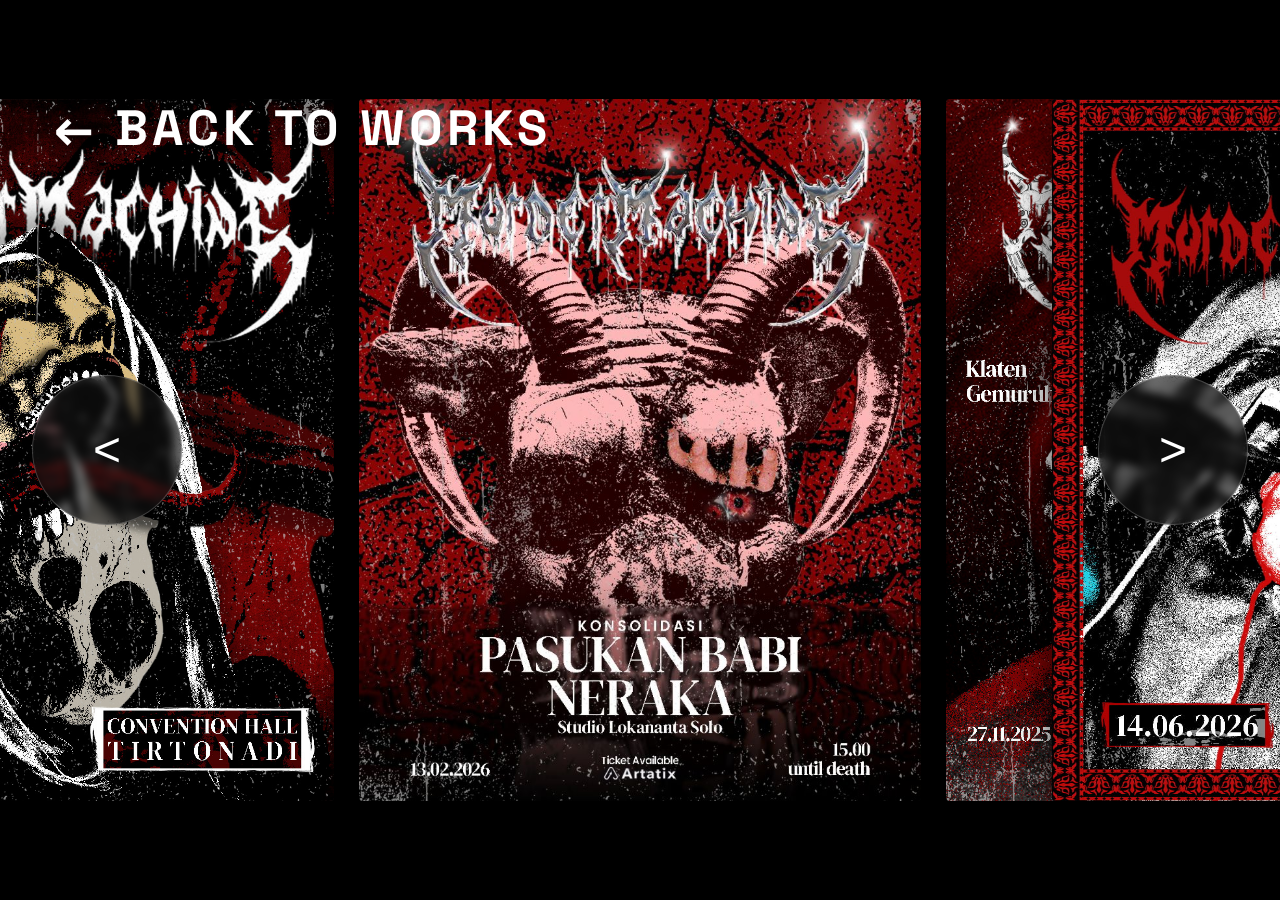
<file: page 1.html>
<!DOCTYPE html>
<html lang="id">
<head>
  <meta charset="UTF-8">
  <meta name="viewport" content="width=device-width, initial-scale=1.0">
  <title>Project Detail — Zaidan Ghifar</title>
  <link rel="stylesheet" href="page 1.css">
  <link href="https://fonts.googleapis.com/css2?family=Space+Grotesk:wght@600;700&display=swap" rel="stylesheet">
</head>
<body>

  <!-- Overlay Gelap agar gambar background tidak terlalu terang -->
  <div class="bg-overlay"></div>

  <!-- Tombol Back to Works -->
  <a href="../ikiweh.html#works" class="back-link">&larr; BACK TO WORKS</a>

  <!-- Tombol Navigasi Panah -->
  <button class="nav-btn prev-btn" id="prevBtn">&lt;</button>
  <button class="nav-btn next-btn" id="nextBtn">&gt;</button>

  <!-- Container Slider Utama -->
  <div class="slider-viewport">
    <div class="slider-track" id="sliderTrack">

      <!-- SLIDE 1 (3 Poster) -->
      <div class="slide-item">
        <div class="card-grid">
          <div class="card"><img src="../marketplace sept 2026.jpg" alt="Poster 1"></div>
          <div class="card"><img src="../mm pbn2.jpg" alt="Poster 2"></div>
          <div class="card"><img src="../mm klaten fx.jpg" alt="Poster 3"></div>
        </div>
      </div>

      <!-- SLIDE 2 (3 Poster) -->
      <div class="slide-item">
        <div class="card-grid">
          <div class="card"><img src="../rockin trip1.jpg" alt="Poster 4"></div>
          <div class="card"><img src="../headbangers1.jpg" alt="Poster 5"></div>
          <div class="card"><img src="../mm kelana karya fx.jpg" alt="Poster 6"></div>
        </div>
      </div>

      <!-- SLIDE 3 (3 Poster) -->
      <div class="slide-item">
        <div class="card-grid">
          <div class="card"><img src="../eddie munson.jpg" alt="Poster 7"></div>
          <div class="card"><img src="../kahf 111.jpg" alt="Poster 8"></div>
          <div class="card"><img src="../humanity fix.jpg" alt="Poster 9"></div>
        </div>
      </div>

      <!-- SLIDE 4 (3 Poster) -->
      <div class="slide-item">
        <div class="card-grid">
          <div class="card"><img src="../poster fate.jpg" alt="Poster 10"></div>
          <div class="card"><img src="../skvll panther.jpg" alt="Poster 11"></div>
          <div class="card"><img src="../localoca.jpg" alt="Poster 12"></div>
        </div>
      </div>

    </div>
  </div>

  <!-- JavaScript Kontrol Slider -->
  <script>
    const track = document.getElementById('sliderTrack');
    const prevBtn = document.getElementById('prevBtn');
    const nextBtn = document.getElementById('nextBtn');
    const slides = document.querySelectorAll('.slide-item');

    let currentIndex = 0;

    function updateSlider() {
      track.style.transform = `translateX(-${currentIndex * 100}%)`;
    }

    nextBtn.addEventListener('click', () => {
      if (currentIndex < slides.length - 1) {
        currentIndex++;
      } else {
        currentIndex = 0; // Kembali ke slide awal
      }
      updateSlider();
    });

    prevBtn.addEventListener('click', () => {
      if (currentIndex > 0) {
        currentIndex--;
      } else {
        currentIndex = slides.length - 1; // Ke slide terakhir
      }
      updateSlider();
    });
  </script>
</body>
</html>
</file>
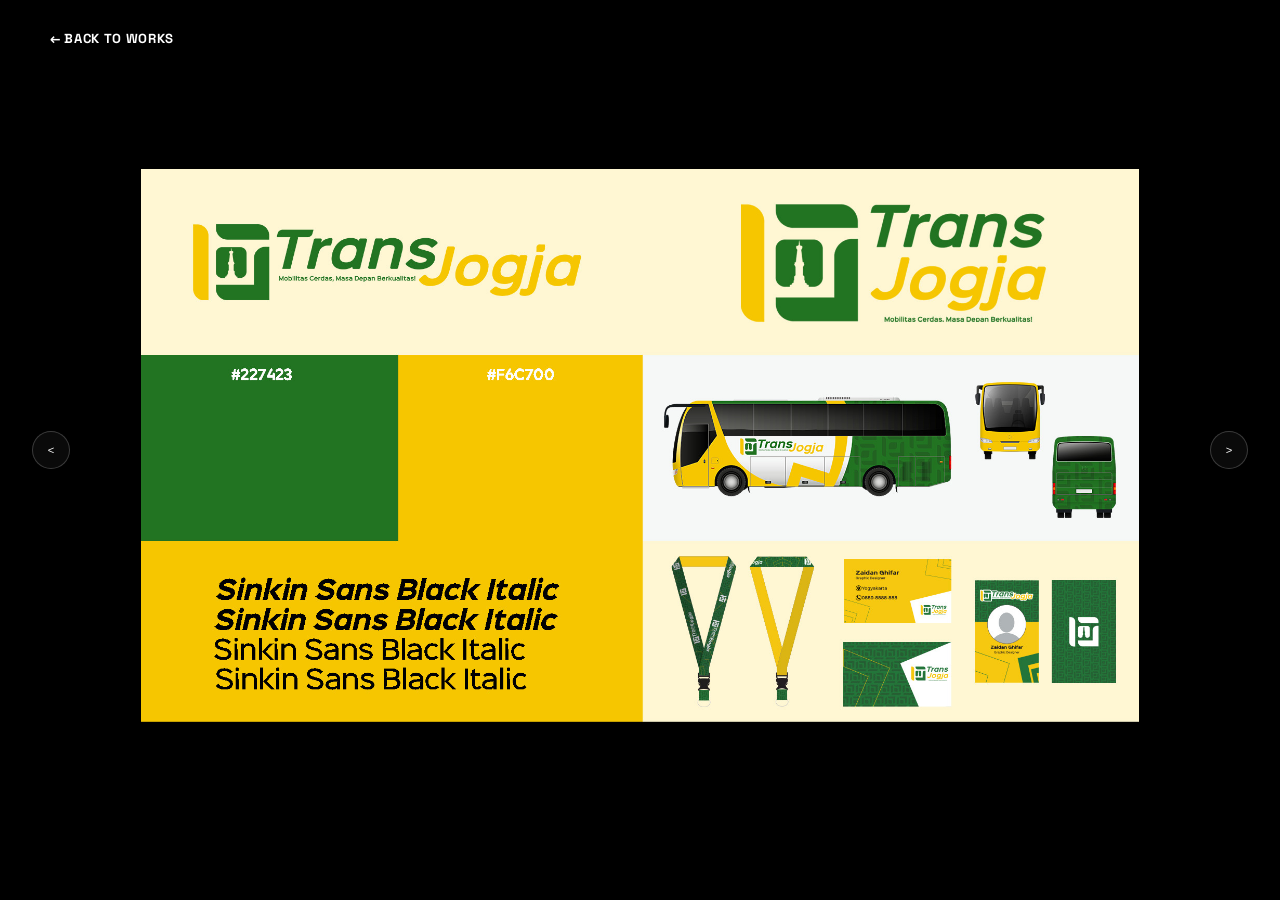
<file: page 2.html>
<!DOCTYPE html>
<html lang="id">
<head>
  <meta charset="UTF-8">
  <meta name="viewport" content="width=device-width, initial-scale=1.0">
  <title>Project Detail — Zaidan Ghifar</title>
  <link rel="stylesheet" href="page 2.css">
  <link href="https://fonts.googleapis.com/css2?family=Space+Grotesk:wght@600;700&display=swap" rel="stylesheet">
</head>
<body>

  <div class="bg-overlay"></div>

  <!-- Tombol Back to Works -->
  <a href="../ikiweh.html#works" class="back-link">&larr; BACK TO WORKS</a>

  <!-- Tombol Navigasi Panah -->
  <button class="nav-btn prev-btn" id="prevBtn" aria-label="Previous">&lt;</button>
  <button class="nav-btn next-btn" id="nextBtn" aria-label="Next">&gt;</button>

  <!-- Container Slider Utama -->
  <div class="slider-viewport">
    <div class="slider-track" id="sliderTrack">

      <!-- SLIDE 1 (1 Gambar Lanskap / Board TransJogja) -->
      <div class="slide-item">
        <img src="../tj layout simple fx.jpg" alt="TransJogja Detail 1">
      </div>

      <!-- SLIDE 2 -->
      <div class="slide-item">
        <img src="../jb.jpg" alt="TransJogja Detail 2">
      </div>

      <!-- SLIDE 3 -->
      <div class="slide-item">
        <img src="../logo.jpg" alt="TransJogja Detail 2">
      </div>

    </div>
  </div>

  <script>
    const track = document.getElementById('sliderTrack');
    const prevBtn = document.getElementById('prevBtn');
    const nextBtn = document.getElementById('nextBtn');
    const slides = document.querySelectorAll('.slide-item');

    let currentIndex = 0;

    function updateSlider() {
      track.style.transform = `translateX(-${currentIndex * 100}%)`;
    }

    nextBtn.addEventListener('click', () => {
      if (currentIndex < slides.length - 1) {
        currentIndex++;
      } else {
        currentIndex = 0;
      }
      updateSlider();
    });

    prevBtn.addEventListener('click', () => {
      if (currentIndex > 0) {
        currentIndex--;
      } else {
        currentIndex = slides.length - 1;
      }
      updateSlider();
    });
  </script>
</body>
</html>
</file>
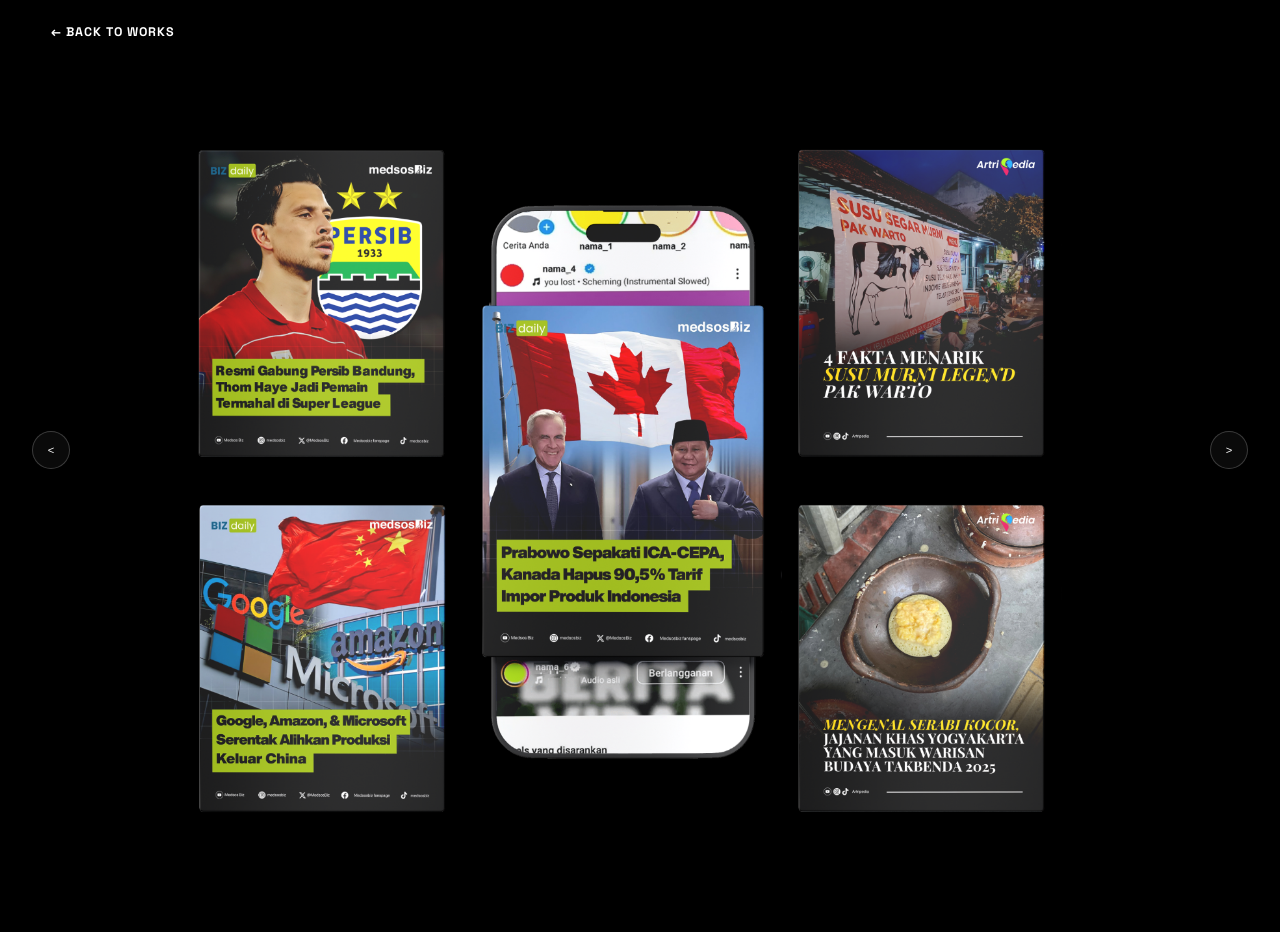
<file: page 3.html>
<!DOCTYPE html>
<html lang="id">
<head>
  <meta charset="UTF-8">
  <meta name="viewport" content="width=device-width, initial-scale=1.0">
  <title>Project Detail — Zaidan Ghifar</title>
  <link rel="stylesheet" href="page 3.css">
  <link href="https://fonts.googleapis.com/css2?family=Space+Grotesk:wght@600;700&display=swap" rel="stylesheet">
</head>
<body>

  <div class="bg-overlay"></div>

  <!-- Tombol Back to Works -->
  <a href="../ikiweh.html#works" class="back-link">&larr; BACK TO WORKS</a>

  <!-- Tombol Navigasi Panah -->
  <button class="nav-btn prev-btn" id="prevBtn" aria-label="Previous">&lt;</button>
  <button class="nav-btn next-btn" id="nextBtn" aria-label="Next">&gt;</button>

  <!-- Container Slider Utama -->
  <div class="slider-viewport">
    <div class="slider-track" id="sliderTrack">

      <!-- SLIDE 1 (1 Gambar Lanskap / Board TransJogja) -->
      <div class="slide-item">
        <img src="../page 3.png" alt="TransJogja Detail 1">
      </div>

      <!-- SLIDE 2 -->
      <div class="slide-item">
        <img src="../page 3 pv.png" alt="TransJogja Detail 2">
      </div>

    </div>
  </div>

  <script>
    const track = document.getElementById('sliderTrack');
    const prevBtn = document.getElementById('prevBtn');
    const nextBtn = document.getElementById('nextBtn');
    const slides = document.querySelectorAll('.slide-item');

    let currentIndex = 0;

    function updateSlider() {
      track.style.transform = `translateX(-${currentIndex * 100}%)`;
    }

    nextBtn.addEventListener('click', () => {
      if (currentIndex < slides.length - 1) {
        currentIndex++;
      } else {
        currentIndex = 0;
      }
      updateSlider();
    });

    prevBtn.addEventListener('click', () => {
      if (currentIndex > 0) {
        currentIndex--;
      } else {
        currentIndex = slides.length - 1;
      }
      updateSlider();
    });
  </script>
</body>
</html>
</file>
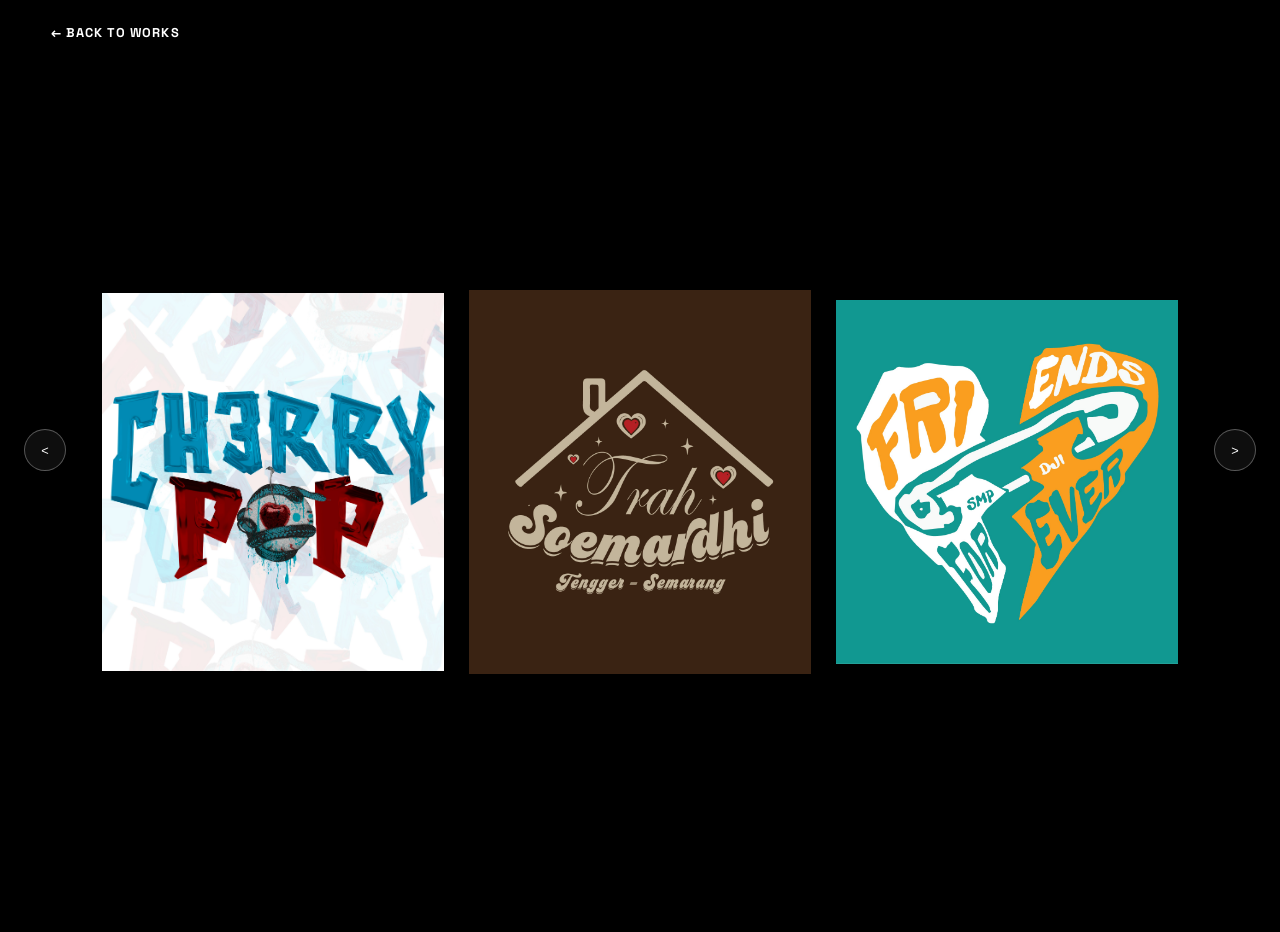
<file: page 4.html>
<!DOCTYPE html>
<html lang="id">
<head>
  <meta charset="UTF-8">
  <meta name="viewport" content="width=device-width, initial-scale=1.0">
  <title>Project Detail — Zaidan Ghifar</title>
  <link rel="stylesheet" href="page 4.css">
  <link href="https://fonts.googleapis.com/css2?family=Space+Grotesk:wght@600;700&display=swap" rel="stylesheet">
</head>
<body>

  <!-- Overlay Gelap agar gambar background tidak terlalu terang -->
  <div class="bg-overlay"></div>

  <!-- Tombol Back to Works -->
  <a href="../ikiweh.html#works" class="back-link">&larr; BACK TO WORKS</a>

  <!-- Tombol Navigasi Panah -->
  <button class="nav-btn prev-btn" id="prevBtn">&lt;</button>
  <button class="nav-btn next-btn" id="nextBtn">&gt;</button>

  <!-- Container Slider Utama -->
  <div class="slider-viewport">
    <div class="slider-track" id="sliderTrack">

      <!-- SLIDE 1 (3 Poster) -->
      <div class="slide-item">
        <div class="card-grid">
          <div class="card"><img src="../cherrypop jos.jpg" alt="Poster 1"></div>
          <div class="card"><img src="../smrg 2.jpg" alt="Poster 2"></div>
          <div class="card"><img src="../yaeh 22.jpg" alt="Poster 3"></div>
        </div>
      </div>

      <!-- SLIDE 2 (3 Poster) -->
      <div class="slide-item">
        <div class="card-grid">
          <div class="card"><img src="../revolver.png" alt="Poster 4"></div>
          <div class="card"><img src="../drugs.png" alt="Poster 5"></div>
          <div class="card"><img src="../zydan dark.jpg" alt="Poster 6"></div>
        </div>
      </div>

      <!-- SLIDE 3 (3 Poster) -->
      <div class="slide-item">
        <div class="card-grid">
          <div class="card"><img src="../far project 1 asset.png" alt="Poster 8"></div>
        </div>
      </div>

  <!-- JavaScript Kontrol Slider -->
  <script>
    const track = document.getElementById('sliderTrack');
    const prevBtn = document.getElementById('prevBtn');
    const nextBtn = document.getElementById('nextBtn');
    const slides = document.querySelectorAll('.slide-item');

    let currentIndex = 0;

    function updateSlider() {
      track.style.transform = `translateX(-${currentIndex * 100}%)`;
    }

    nextBtn.addEventListener('click', () => {
      if (currentIndex < slides.length - 1) {
        currentIndex++;
      } else {
        currentIndex = 0; // Kembali ke slide awal
      }
      updateSlider();
    });

    prevBtn.addEventListener('click', () => {
      if (currentIndex > 0) {
        currentIndex--;
      } else {
        currentIndex = slides.length - 1; // Ke slide terakhir
      }
      updateSlider();
    });
  </script>
</body>
</html>
</file>
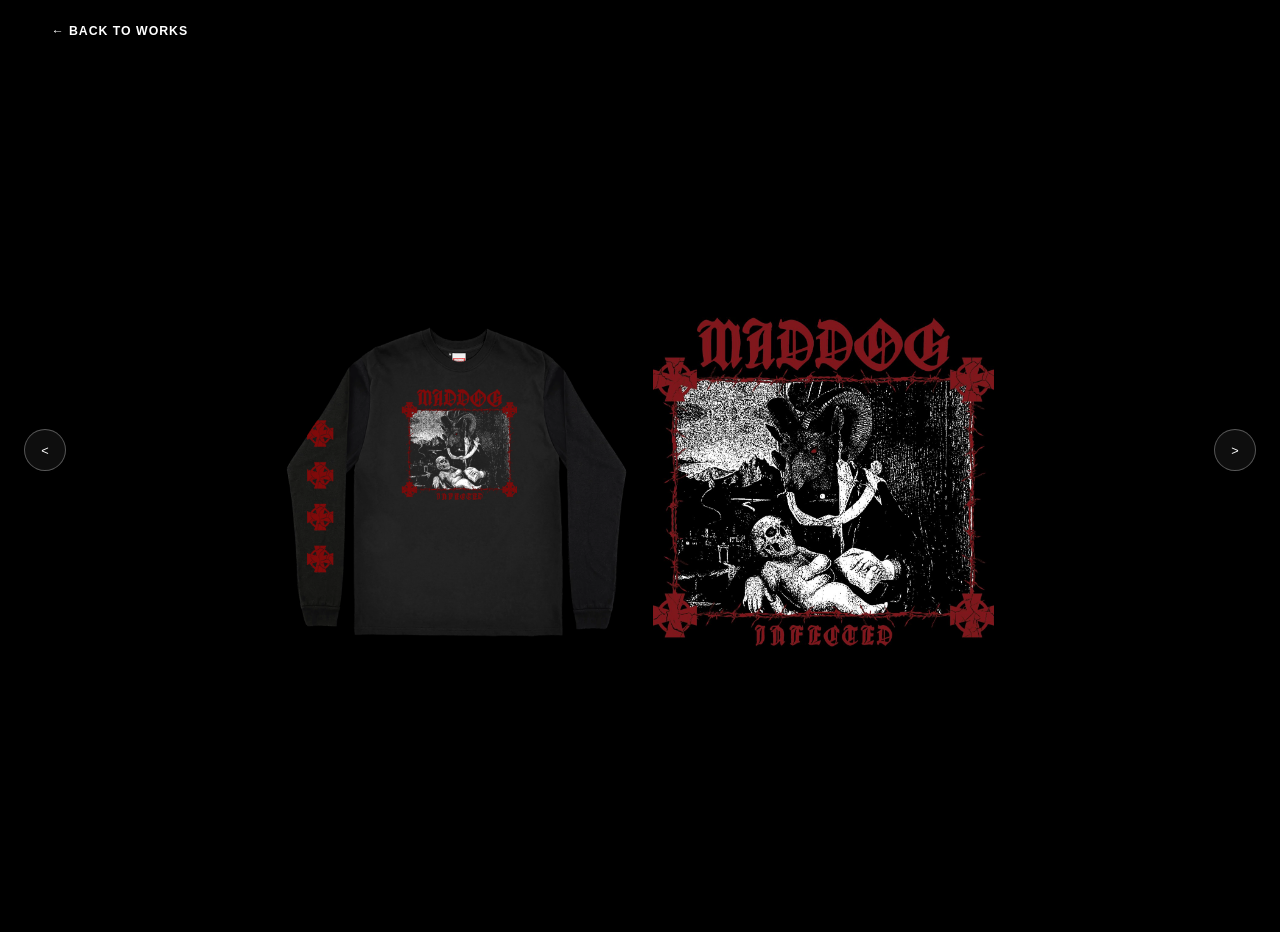
<file: page 5.html>
<!DOCTYPE html>
<html lang="id">
<head>
  <meta charset="UTF-8">
  <meta name="viewport" content="width=device-width, initial-scale=1.0">
  <title>Clothing Design — Zaidan Ghifar</title>
  <link rel="stylesheet" href="page5.css">
</head>
<body>

  <!-- Overlay Gelap -->
  <div class="bg-overlay"></div>

  <!-- Tombol Kembali -->
  <a href="index.html#works" class="back-link">← BACK TO WORKS</a>

  <!-- Tombol Navigasi -->
  <button class="nav-btn prev-btn" id="prevBtn" aria-label="Previous Slide">&lt;</button>
  <button class="nav-btn next-btn" id="nextBtn" aria-label="Next Slide">&gt;</button>

  <!-- Viewport Slider -->
  <div class="slider-viewport">
    <div class="slider-track" id="sliderTrack">

      <!-- SLIDE 1 -->
      <div class="slide-item">
        <div class="card-grid">
          <div class="card"><img src="baju1 depan.png" alt="Design 1 Mockup"></div>
          <div class="card"><img src="I depan (29x28).jpg" alt="Design 1 Artwork"></div>
        </div>
      </div>

      <!-- SLIDE 2 -->
      <div class="slide-item">
        <div class="card-grid">
          <div class="card"><img src="baju1 back.png" alt="Design 2 Mockup"></div>
          <div class="card"><img src="I belakang (27x27).jpg" alt="Design 2 Artwork"></div>
        </div>
      </div>

      <!-- SLIDE 3 -->
      <div class="slide-item">
        <div class="card-grid">
          <div class="card"><img src="baju2 depan.png" alt="Design 3 Mockup"></div>
          <div class="card"><img src="II (22x27).jpg" alt="Design 3 Artwork"></div>
        </div>
      </div>

      <!-- SLIDE 4 -->
      <div class="slide-item">
        <div class="card-grid">
          <div class="card"><img src="baju2 back.png" alt="Design 4 Mockup"></div>
          <div class="card"><img src="II belakang (29x13,5).jpg" alt="Design 4 Artwork"></div>
        </div>
      </div>

      <!-- SLIDE 5 -->
      <div class="slide-item">
        <div class="card-grid">
          <div class="card"><img src="baju3 depan.png" alt="Design 5 Mockup"></div>
          <div class="card"><img src="III depan (29x21).jpg" alt="Design 5 Artwork"></div>
        </div>
      </div>

      <!-- SLIDE 6 -->
      <div class="slide-item">
        <div class="card-grid">
          <div class="card"><img src="baju3 back.png" alt="Design 6 Mockup"></div>
          <div class="card"><img src="III belakang (25x21).jpg" alt="Design 6 Artwork"></div>
        </div>
      </div>

      <!-- SLIDE 7 -->
      <div class="slide-item">
        <div class="card-grid">
          <div class="card"><img src="baju4.png" alt="Design 7 Mockup"></div>
          <div class="card"><img src="IV (27x27).jpg" alt="Design 7 Artwork"></div>
        </div>
      </div>

      <!-- SLIDE 8 -->
      <div class="slide-item">
        <div class="card-grid">
          <div class="card"><img src="baju anava depan.png" alt="Design 8 Mockup"></div>
          <div class="card"><img src="baju anava belakang.png" alt="Design 8 Artwork"></div>
        </div>
      </div>

      <!-- SLIDE 9 -->
      <div class="slide-item">
        <div class="card-grid">
          <div class="card"><img src="kemeja anava depan.png" alt="Design 9 Mockup"></div>
          <div class="card"><img src="kemeja anava belakang.png" alt="Design 9 Artwork"></div>
        </div>
      </div>

    </div>
  </div>

    <script>
    const track = document.getElementById('sliderTrack');
    const prevBtn = document.getElementById('prevBtn');
    const nextBtn = document.getElementById('nextBtn');
    const slides = document.querySelectorAll('.slide-item');

    let currentIndex = 0;

    function updateSlider() {
      track.style.transform = `translateX(-${currentIndex * 100}%)`;
    }

    nextBtn.addEventListener('click', () => {
      if (currentIndex < slides.length - 1) {
        currentIndex++;
      } else {
        currentIndex = 0; // Kembali ke slide awal
      }
      updateSlider();
    });

    prevBtn.addEventListener('click', () => {
      if (currentIndex > 0) {
        currentIndex--;
      } else {
        currentIndex = slides.length - 1; // Ke slide terakhir
      }
      updateSlider();
    });
  </script>
</body>
</html>
</file>
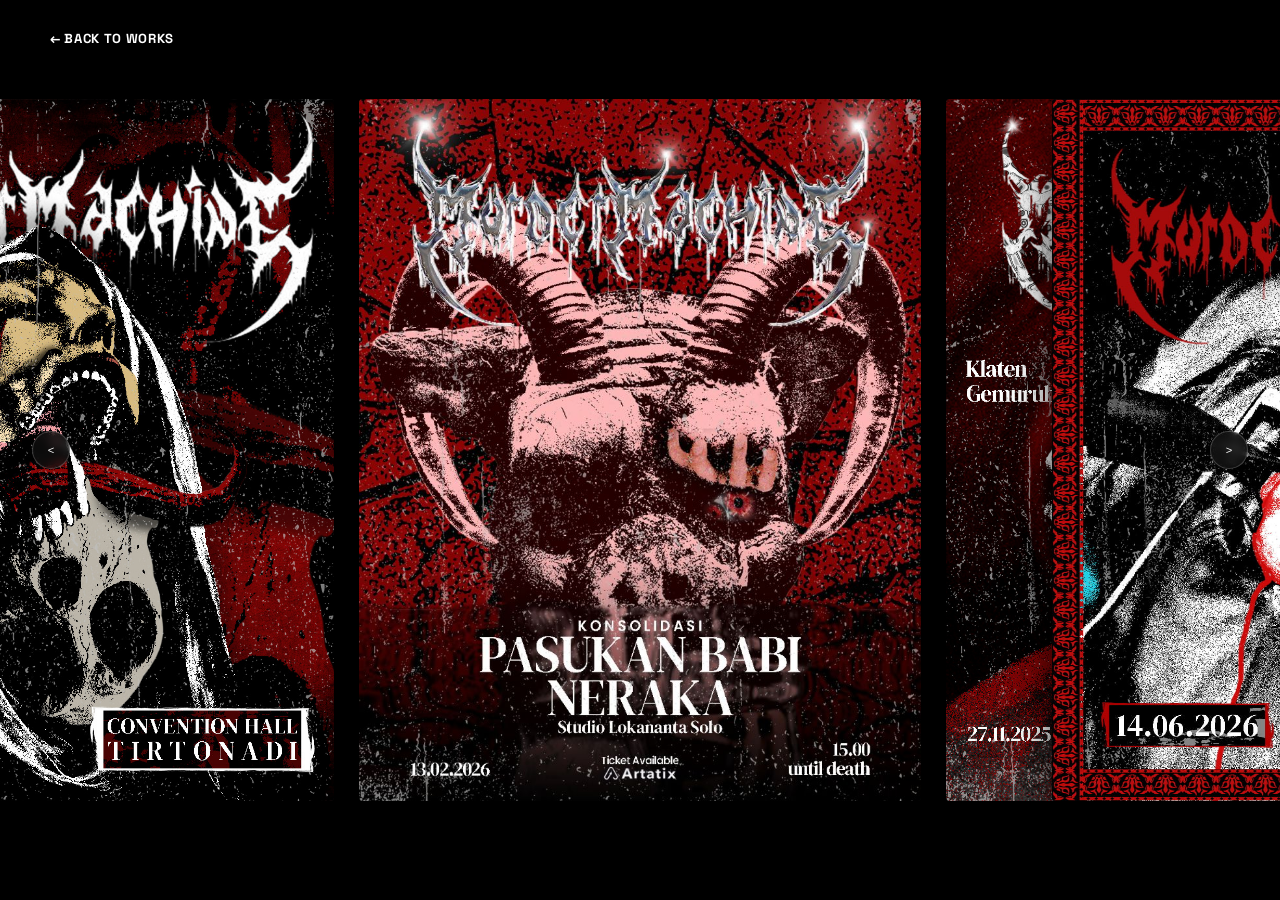
<file: page1.html>
<!DOCTYPE html>
<html lang="id">
<head>
  <meta charset="UTF-8">
  <meta name="viewport" content="width=device-width, initial-scale=1.0">
  <title>Project Detail — Zaidan Ghifar</title>
  <link rel="stylesheet" href="page1.css">
  <link href="https://fonts.googleapis.com/css2?family=Space+Grotesk:wght@600;700&display=swap" rel="stylesheet">
</head>
<body>

  <!-- Overlay Gelap agar gambar background tidak terlalu terang -->
  <div class="bg-overlay"></div>

  <!-- Tombol Back to Works -->
  <a href="index.html#works" class="back-link">&larr; BACK TO WORKS</a>

  <!-- Tombol Navigasi Panah -->
  <button class="nav-btn prev-btn" id="prevBtn">&lt;</button>
  <button class="nav-btn next-btn" id="nextBtn">&gt;</button>

  <!-- Container Slider Utama -->
  <div class="slider-viewport">
    <div class="slider-track" id="sliderTrack">

      <!-- SLIDE 1 (3 Poster) -->
      <div class="slide-item">
        <div class="card-grid">
          <div class="card"><img src="marketplace sept 2026.jpg" alt="Poster 1"></div>
          <div class="card"><img src="mm pbn2.jpg" alt="Poster 2"></div>
          <div class="card"><img src="mm klaten fx.jpg" alt="Poster 3"></div>
        </div>
      </div>

      <!-- SLIDE 2 (3 Poster) -->
      <div class="slide-item">
        <div class="card-grid">
          <div class="card"><img src="rockin trip1.jpg" alt="Poster 4"></div>
          <div class="card"><img src="headbangers1.jpg" alt="Poster 5"></div>
          <div class="card"><img src="mm kelana karya fx.jpg" alt="Poster 6"></div>
        </div>
      </div>

      <!-- SLIDE 3 (3 Poster) -->
      <div class="slide-item">
        <div class="card-grid">
          <div class="card"><img src="eddie munson.jpg" alt="Poster 7"></div>
          <div class="card"><img src="kahf 111.jpg" alt="Poster 8"></div>
          <div class="card"><img src="humanity fix.jpg" alt="Poster 9"></div>
        </div>
      </div>

      <!-- SLIDE 4 (3 Poster) -->
      <div class="slide-item">
        <div class="card-grid">
          <div class="card"><img src="poster fate.jpg" alt="Poster 10"></div>
          <div class="card"><img src="skvll panther.jpg" alt="Poster 11"></div>
          <div class="card"><img src="localoca.jpg" alt="Poster 12"></div>
        </div>
      </div>

    </div>
  </div>

  <!-- JavaScript Kontrol Slider -->
  <script>
    const track = document.getElementById('sliderTrack');
    const prevBtn = document.getElementById('prevBtn');
    const nextBtn = document.getElementById('nextBtn');
    const slides = document.querySelectorAll('.slide-item');

    let currentIndex = 0;

    function updateSlider() {
      track.style.transform = `translateX(-${currentIndex * 100}%)`;
    }

    nextBtn.addEventListener('click', () => {
      if (currentIndex < slides.length - 1) {
        currentIndex++;
      } else {
        currentIndex = 0; // Kembali ke slide awal
      }
      updateSlider();
    });

    prevBtn.addEventListener('click', () => {
      if (currentIndex > 0) {
        currentIndex--;
      } else {
        currentIndex = slides.length - 1; // Ke slide terakhir
      }
      updateSlider();
    });
  </script>
</body>
</html>
</file>
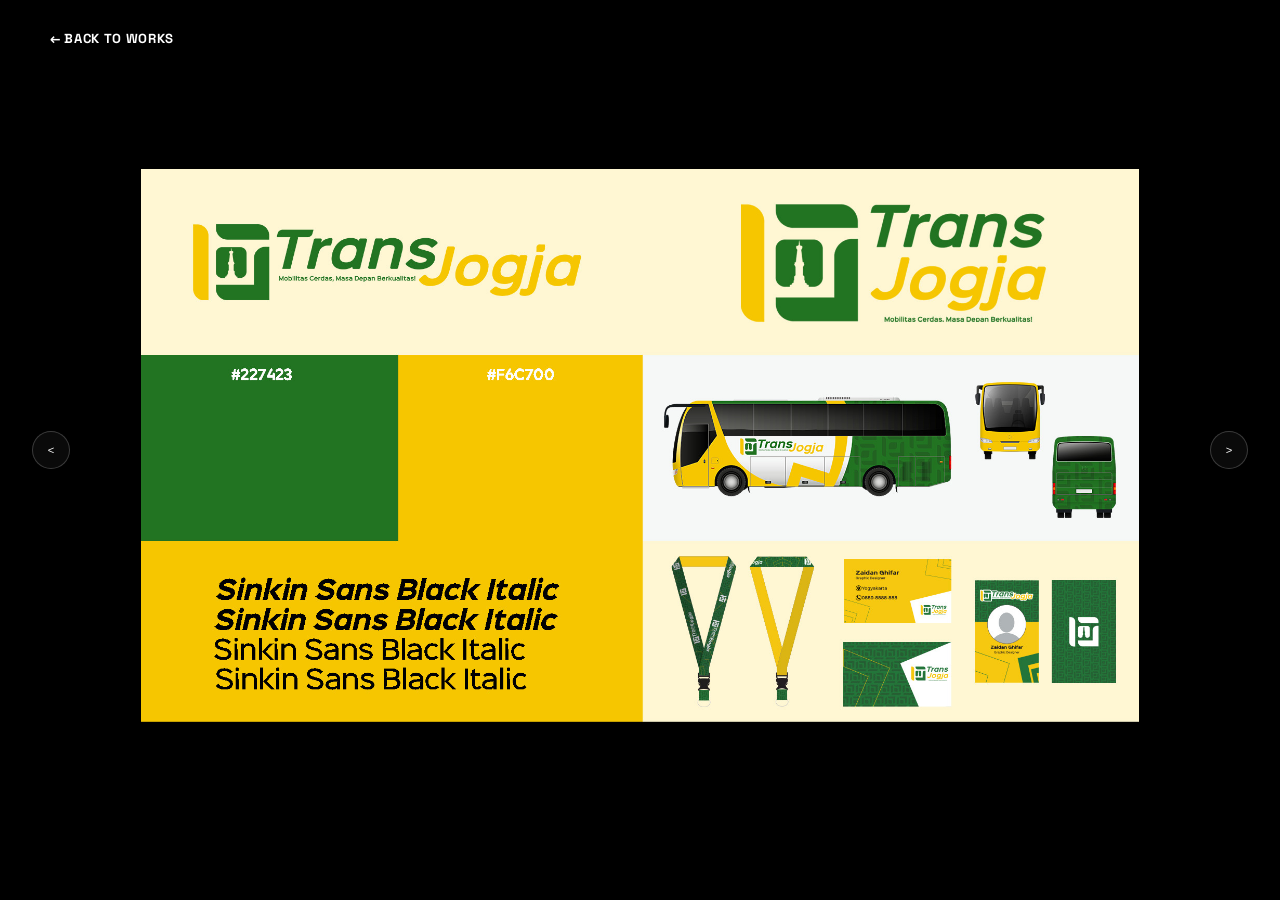
<file: page2.html>
<!DOCTYPE html>
<html lang="id">
<head>
  <meta charset="UTF-8">
  <meta name="viewport" content="width=device-width, initial-scale=1.0">
  <title>Project Detail — Zaidan Ghifar</title>
  <link rel="stylesheet" href="page2.css">
  <link href="https://fonts.googleapis.com/css2?family=Space+Grotesk:wght@600;700&display=swap" rel="stylesheet">
</head>
<body>

  <div class="bg-overlay"></div>

  <!-- Tombol Back to Works -->
  <a href="index.html#works" class="back-link">&larr; BACK TO WORKS</a>

  <!-- Tombol Navigasi Panah -->
  <button class="nav-btn prev-btn" id="prevBtn" aria-label="Previous">&lt;</button>
  <button class="nav-btn next-btn" id="nextBtn" aria-label="Next">&gt;</button>

  <!-- Container Slider Utama -->
  <div class="slider-viewport">
    <div class="slider-track" id="sliderTrack">

      <!-- SLIDE 1 (1 Gambar Lanskap / Board TransJogja) -->
      <div class="slide-item">
        <img src="tj layout simple fx.jpg" alt="TransJogja Detail 1">
      </div>

      <!-- SLIDE 2 -->
      <div class="slide-item">
        <img src="jb.jpg" alt="TransJogja Detail 2">
      </div>

      <!-- SLIDE 3 -->
      <div class="slide-item">
        <img src="logo.jpg" alt="TransJogja Detail 2">
      </div>

    </div>
  </div>

  <script>
    const track = document.getElementById('sliderTrack');
    const prevBtn = document.getElementById('prevBtn');
    const nextBtn = document.getElementById('nextBtn');
    const slides = document.querySelectorAll('.slide-item');

    let currentIndex = 0;

    function updateSlider() {
      track.style.transform = `translateX(-${currentIndex * 100}%)`;
    }

    nextBtn.addEventListener('click', () => {
      if (currentIndex < slides.length - 1) {
        currentIndex++;
      } else {
        currentIndex = 0;
      }
      updateSlider();
    });

    prevBtn.addEventListener('click', () => {
      if (currentIndex > 0) {
        currentIndex--;
      } else {
        currentIndex = slides.length - 1;
      }
      updateSlider();
    });
  </script>
</body>
</html>
</file>
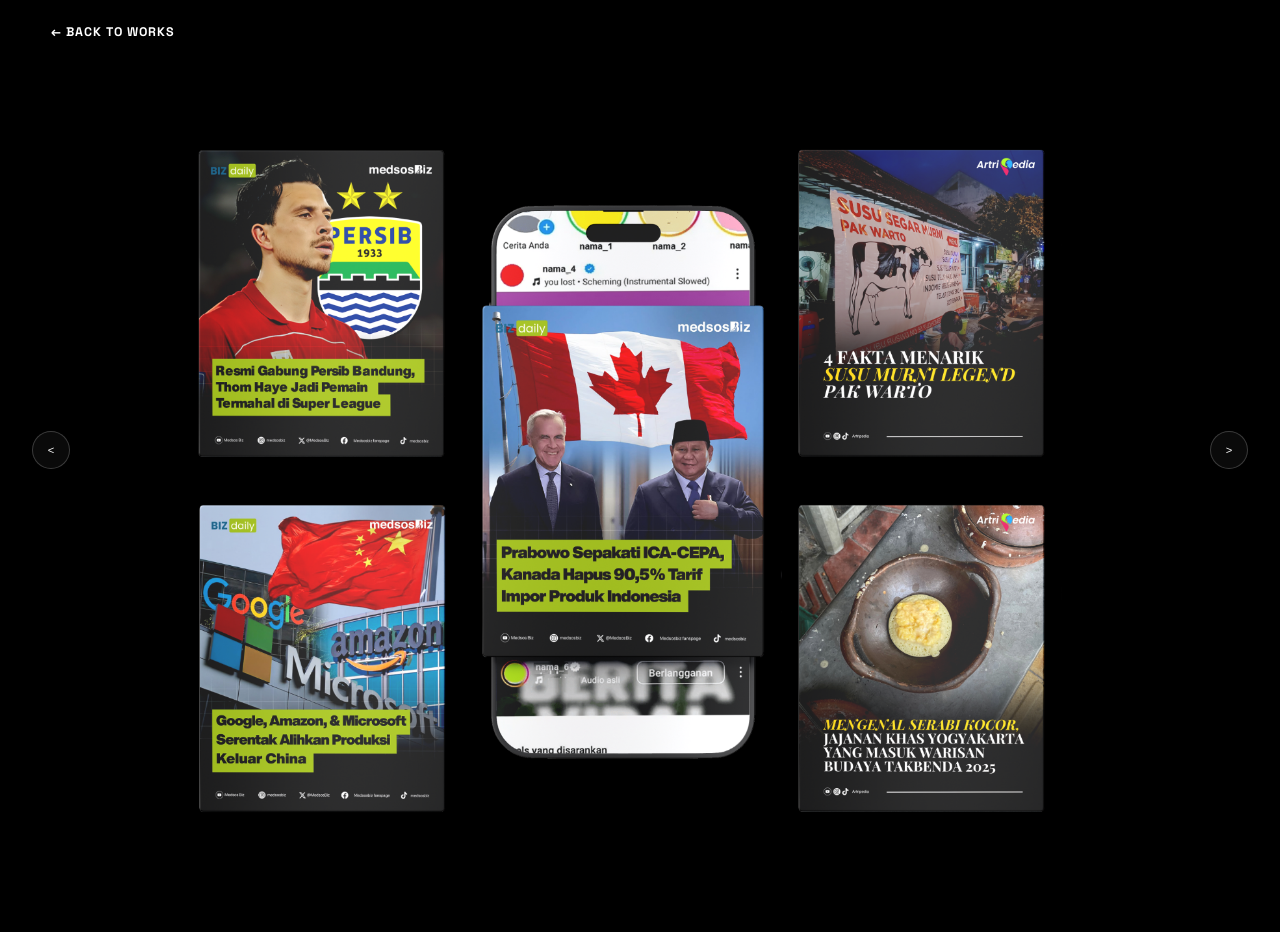
<file: page3.html>
<!DOCTYPE html>
<html lang="id">
<head>
  <meta charset="UTF-8">
  <meta name="viewport" content="width=device-width, initial-scale=1.0">
  <title>Project Detail — Zaidan Ghifar</title>
  <link rel="stylesheet" href="page3.css">
  <link href="https://fonts.googleapis.com/css2?family=Space+Grotesk:wght@600;700&display=swap" rel="stylesheet">
</head>
<body>

  <div class="bg-overlay"></div>

  <!-- Tombol Back to Works -->
  <a href="index.html#works" class="back-link">&larr; BACK TO WORKS</a>

  <!-- Tombol Navigasi Panah -->
  <button class="nav-btn prev-btn" id="prevBtn" aria-label="Previous">&lt;</button>
  <button class="nav-btn next-btn" id="nextBtn" aria-label="Next">&gt;</button>

  <!-- Container Slider Utama -->
  <div class="slider-viewport">
    <div class="slider-track" id="sliderTrack">

      <!-- SLIDE 1 (1 Gambar Lanskap / Board TransJogja) -->
      <div class="slide-item">
        <img src="page 3.png" alt="TransJogja Detail 1">
      </div>

      <!-- SLIDE 2 -->
      <div class="slide-item">
        <img src="page 3 pv.png" alt="TransJogja Detail 2">
      </div>

    </div>
  </div>

  <script>
    const track = document.getElementById('sliderTrack');
    const prevBtn = document.getElementById('prevBtn');
    const nextBtn = document.getElementById('nextBtn');
    const slides = document.querySelectorAll('.slide-item');

    let currentIndex = 0;

    function updateSlider() {
      track.style.transform = `translateX(-${currentIndex * 100}%)`;
    }

    nextBtn.addEventListener('click', () => {
      if (currentIndex < slides.length - 1) {
        currentIndex++;
      } else {
        currentIndex = 0;
      }
      updateSlider();
    });

    prevBtn.addEventListener('click', () => {
      if (currentIndex > 0) {
        currentIndex--;
      } else {
        currentIndex = slides.length - 1;
      }
      updateSlider();
    });
  </script>
</body>
</html>
</file>
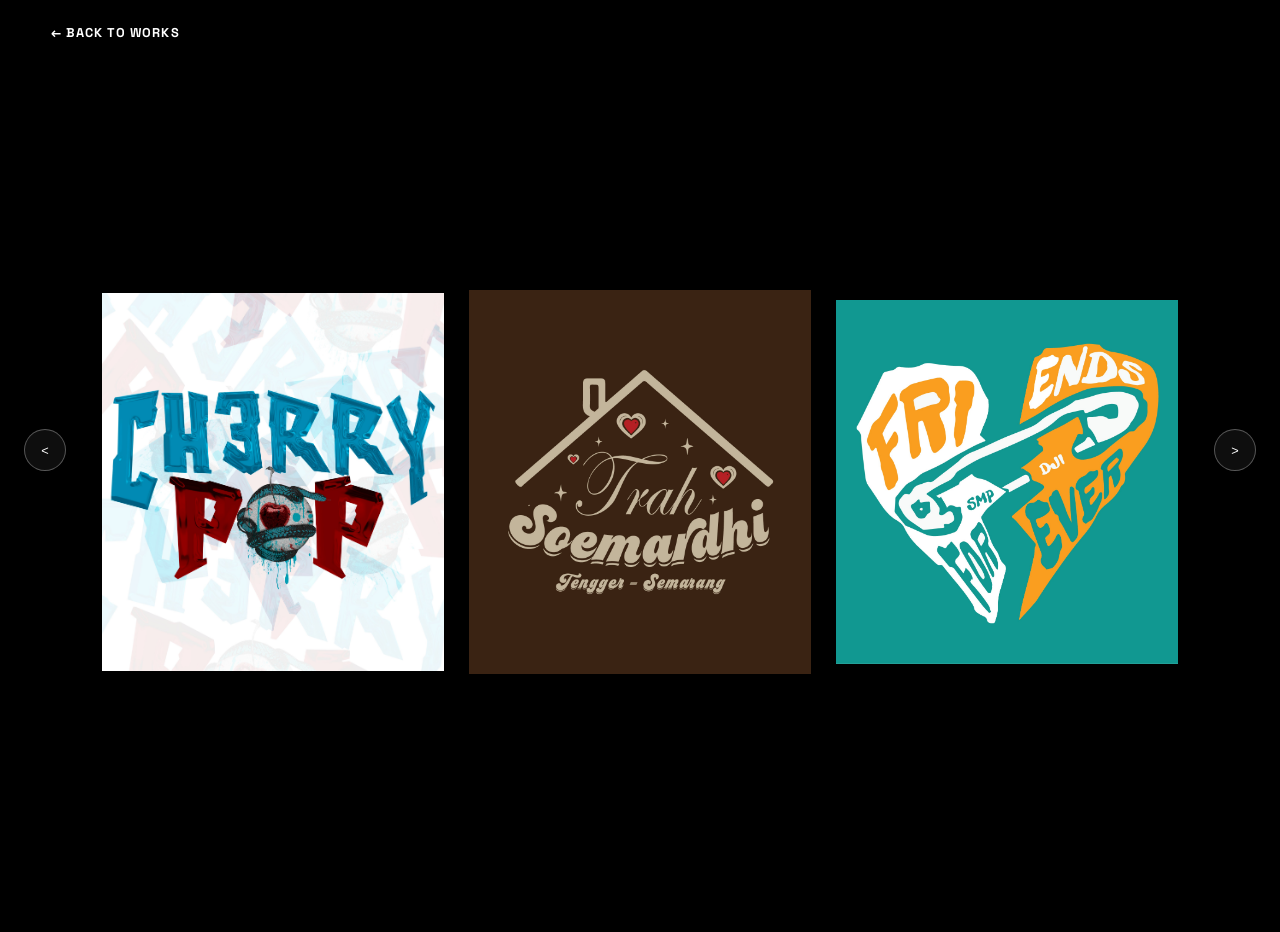
<file: page4.html>
<!DOCTYPE html>
<html lang="id">
<head>
  <meta charset="UTF-8">
  <meta name="viewport" content="width=device-width, initial-scale=1.0">
  <title>Project Detail — Zaidan Ghifar</title>
  <link rel="stylesheet" href="page4.css">
  <link href="https://fonts.googleapis.com/css2?family=Space+Grotesk:wght@600;700&display=swap" rel="stylesheet">
</head>
<body>

  <!-- Overlay Gelap agar gambar background tidak terlalu terang -->
  <div class="bg-overlay"></div>

  <!-- Tombol Back to Works -->
  <a href="index.html#works" class="back-link">&larr; BACK TO WORKS</a>

  <!-- Tombol Navigasi Panah -->
  <button class="nav-btn prev-btn" id="prevBtn">&lt;</button>
  <button class="nav-btn next-btn" id="nextBtn">&gt;</button>

  <!-- Container Slider Utama -->
  <div class="slider-viewport">
    <div class="slider-track" id="sliderTrack">

      <!-- SLIDE 1 (3 Poster) -->
      <div class="slide-item">
        <div class="card-grid">
          <div class="card"><img src="cherrypop jos.jpg" alt="Poster 1"></div>
          <div class="card"><img src="smrg 2.jpg" alt="Poster 2"></div>
          <div class="card"><img src="yaeh 22.jpg" alt="Poster 3"></div>
        </div>
      </div>

      <!-- SLIDE 2 (3 Poster) -->
      <div class="slide-item">
        <div class="card-grid">
          <div class="card"><img src="revolver.png" alt="Poster 4"></div>
          <div class="card"><img src="drugs.png" alt="Poster 5"></div>
          <div class="card"><img src="zydan dark.jpg" alt="Poster 6"></div>
        </div>
      </div>

      <!-- SLIDE 3 (3 Poster) -->
      <div class="slide-item">
        <div class="card-grid">
          <div class="card"><img src="far project 1 asset.png" alt="Poster 8"></div>
        </div>
      </div>

  <!-- JavaScript Kontrol Slider -->
  <script>
    const track = document.getElementById('sliderTrack');
    const prevBtn = document.getElementById('prevBtn');
    const nextBtn = document.getElementById('nextBtn');
    const slides = document.querySelectorAll('.slide-item');

    let currentIndex = 0;

    function updateSlider() {
      track.style.transform = `translateX(-${currentIndex * 100}%)`;
    }

    nextBtn.addEventListener('click', () => {
      if (currentIndex < slides.length - 1) {
        currentIndex++;
      } else {
        currentIndex = 0; // Kembali ke slide awal
      }
      updateSlider();
    });

    prevBtn.addEventListener('click', () => {
      if (currentIndex > 0) {
        currentIndex--;
      } else {
        currentIndex = slides.length - 1; // Ke slide terakhir
      }
      updateSlider();
    });
  </script>
</body>
</html>
</file>
<file: page 1.css>
/* RESET & LAYOUT DASAR */
* {
  margin: 0;
  padding: 0;
  box-sizing: border-box;
}

body {
  width: 100vw;
  height: 100vh;
  overflow: hidden;
  background-color: #000000;
  
  /* Foto Background */
  background-image: url('../hitamn.jpg');
  background-size: cover;
  background-position: center;
  background-repeat: no-repeat;
  
  font-family: 'Space Grotesk', sans-serif;
  display: flex;
  align-items: center;
  justify-content: center;
}

.bg-overlay {
  position: absolute;
  inset: 0;
  background: rgba(0, 0, 0, 0.85);
  z-index: 1;
}

/* TOMBOL BACK TO WORKS (Pojok Kiri Atas UI Canvas) */
.back-link {
  position: fixed;
  top: 6rem;          /* Disesuaikan persis di bawah toolbar Photoshop UI */
  left: 4.2vw;         /* Sejajar dengan batas kiri ruler */
  z-index: 50;
  color: #ffffff;
  text-decoration: none;
  font-family: 'Space Grotesk', 'DM Mono', sans-serif;
  font-size: 3.1rem;   /* Ukuran teks diperbesar */
  font-weight: 700;    /* Bold tebal */
  letter-spacing: 0.08em;
  text-transform: uppercase;
  display: flex;
  align-items: center;
  gap: 0.5rem;
  transition: opacity 0.2s ease;
}

.back-link:hover {
  opacity: 0.7;
}

/* VIEWPORT & TRACK SLIDER */
.slider-viewport {
  position: relative;
  width: 100vw;
  height: 100vh;
  z-index: 2;
  overflow: hidden;
}

.slider-track {
  display: flex;
  width: 100%;
  height: 100%;
  transition: transform 0.6s cubic-bezier(0.16, 1, 0.3, 1);
}

.slide-item {
  min-width: 100vw;
  height: 100vh;
  display: flex;
  align-items: center;
  justify-content: center;
  padding: 0 6vw; /* Ruang napas di kiri-kanan */
}

/* GRID 3 POSTER - UKURAN TINGGI BESAR */
.card-grid {
  display: flex;
  flex-direction: row;
  justify-content: center;
  align-items: center;
  gap: 2vw; /* Jarak proporsional antar poster */
  width: 100%;
  height: 100%;
}

.card {
  /* KUNCI UTAMA: TINGGI 78% DARI LAYAR BROWSER */
  height: 78vh; 
  width: auto;
  flex-shrink: 0;
  border-radius: 4px;
  overflow: hidden;
  box-shadow: 0 20px 40px rgba(0, 0, 0, 0.8);
  background-color: #111111;
}

.card img {
  height: 100%;
  width: auto;
  /* Menjaga bentuk poster tetap utuh (ratio asli) */
  object-fit: contain; 
  display: block;
}

.nav-btn {
  position: fixed;
  top: 50%;
  transform: translateY(-50%);
  z-index: 50;
  
  width: 150px;
  height: 150px;
  border-radius: 50%;
  
  background: rgba(18, 18, 18, 0.6);
  border: 1px solid rgba(255, 255, 255, 0.2);
  color: #ffffff;
  
  /* PENGATURAN PANAH AGAR SAMA PERSIS */
  font-size: 3rem;        /* Dikecilkan sedikit agar sudut panahnya tajam */
  font-weight: 400;         /* Dibuat lebih tipis */
  line-height: 46px;        /* Dipaksa pas sejajar tinggi lingkaran */
  text-align: center;
  padding: 0;               /* Hapus padding pembawaan button */
  
  cursor: pointer;
  display: flex;
  align-items: center;
  justify-content: center;
  backdrop-filter: blur(4px);
  transition: all 0.25s ease;
}

.nav-btn:hover {
  background: rgba(255, 255, 255, 0.2);
  border-color: #ffffff;
}

.prev-btn { left: 2.5vw; }
.next-btn { right: 2.5vw; }


/* ==========================================================================
   TAMPILAN KHUSUS MOBILE & TABLET (DESKTOP DI ATAS SAMA SEKALI TIDAK BERUBAH)
   ========================================================================== */
@media (max-width: 1024px) {
  html, body {
    width: 100% !important;
    height: auto !important;
    min-height: 100vh !important;
    overflow-x: hidden !important;
    overflow-y: auto !important; /* Membuka scroll vertikal di HP */
    display: block !important;
    position: relative !important;
  }

  /* Mengatur tombol Back To Works agar rapi dan tidak tertutup */
  .back-link {
    position: relative !important;
    top: 0 !important;
    left: 0 !important;
    font-size: 1.5rem !important;
    padding: 1.5rem 1rem 0.5rem 1.5rem !important;
    z-index: 100 !important;
    width: fit-content !important;
  }

  /* Membuka pembungkus slider agar mengalir ke bawah secara vertikal */
  .slider-viewport {
    width: 100% !important;
    height: auto !important;
    overflow: visible !important;
    position: relative !important;
    z-index: 10 !important;
  }

  .slider-track {
    display: flex !important;
    flex-direction: column !important; /* Menyusun ke bawah */
    width: 100% !important;
    height: auto !important;
    transform: none !important; /* Matikan efek geser slider horizontal */
  }

  .slide-item {
    min-width: 100% !important;
    width: 100% !important;
    height: auto !important;
    padding: 1rem 1.5rem 2rem 1.5rem !important;
  }

  /* Grid poster berjejer vertikal dari atas ke bawah */
  .card-grid {
    display: flex !important;
    flex-direction: column !important;
    width: 100% !important;
    height: auto !important;
    gap: 2rem !important;
  }

  .card {
    width: 100% !important;
    height: auto !important; /* Mengikuti ukuran poster asli tanpa terpotong */
    max-width: 100% !important;
    box-shadow: 0 10px 25px rgba(0, 0, 0, 0.7) !important;
  }

  .card img {
    width: 100% !important;
    height: auto !important;
    object-fit: contain !important;
    display: block !important;
  }

  /* Sembunyikan tombol panah lingkaran di HP */
  .nav-btn {
    display: none !important;
  }

  /* TOMBOL BACK TO WORKS (Pojok Kiri Atas UI Canvas) */
  .back-link {
  position: fixed;
  top: 6rem;          /* Disesuaikan persis di bawah toolbar Photoshop UI */
  left: 4.2vw;         /* Sejajar dengan batas kiri ruler */
  z-index: 50;
  color: #ffffff;
  text-decoration: none;
  font-family: 'Space Grotesk', 'DM Mono', sans-serif;
/* Ubah nilainya, misal dari 1.5rem menjadi 1rem atau 1.2rem */
  font-size: 0.8rem !important;
  font-weight: 700;    /* Bold tebal */
  letter-spacing: 0.08em;
  text-transform: uppercase;
  display: flex;
  align-items: center;
  gap: 0.5rem;
  transition: opacity 0.2s ease;
}

  .back-link:hover {
  opacity: 0.7;
}
}

/* ==========================================================================
   FIX POSTER OVERLAP SAAT BELUM DI-SCROLL (MOBILE ONLY)
   ========================================================================== */
@media (max-width: 1024px) {
  
  /* 1. Header Back to Works Melayang */
  .back-to-works,
  a[href*="works"],
  a[href*="index.html"] {
    position: fixed !important;
    top: 0 !important;
    left: 0 !important;
    width: 100% !important;
    padding: 1.5rem 4vw !important;
    z-index: 1000 !important;
    mix-blend-mode: difference !important;
    color: #FFFFFF !important;
    background: transparent !important;
  }

  /* 2. Memberi Ruang di Atas Poster Agar Tidak Terpotong */
  body, 
  main,
  .project-detail-container,
  .poster-wrapper {
    padding-top: 4rem !important; /* Dorong isi halaman ke bawah sejauh tinggi header */
  }

}
</file>
<file: page 2.css>
/* RESET & LAYOUT DASAR */
* {
  margin: 0;
  padding: 0;
  box-sizing: border-box;
}

body {
  width: 100vw;
  height: 100vh;
  overflow: hidden;
  background-color: #000000;
  background-image: url('../hitamn.jpg');
  background-size: cover;
  background-position: center;
  background-repeat: no-repeat;
  font-family: 'Space Grotesk', sans-serif;
  display: flex;
  align-items: center;
  justify-content: center;
}

.bg-overlay {
  position: absolute;
  inset: 0;
  background: rgba(0, 0, 0, 0.85);
  z-index: 1;
}

/* TOMBOL BACK TO WORKS (Proporsional sesuai referensi) */
.back-link {
  position: fixed;
  top: 2rem;
  left: 3.5vw;
  z-index: 50;
  color: #ffffff;
  text-decoration: none;
  font-family: 'Space Grotesk', sans-serif;
  font-size: 1rem; /* Ukuran pas, tidak raksasa */
  font-weight: 700;
  letter-spacing: 0.05em;
  text-transform: uppercase;
  display: flex;
  align-items: center;
  gap: 0.5rem;
  transition: opacity 0.2s ease;
}

.back-link:hover {
  opacity: 0.7;
}

/* VIEWPORT & TRACK SLIDER */
.slider-viewport {
  position: relative;
  width: 100vw;
  height: 100vh;
  z-index: 2;
  overflow: hidden;
}

.slider-track {
  display: flex;
  width: 100%;
  height: 100%;
  transition: transform 0.6s cubic-bezier(0.16, 1, 0.3, 1);
}

.slide-item {
  min-width: 100vw;
  height: 100vh;
  display: flex;
  align-items: center;
  justify-content: center;
  padding: 0 6vw; /* Ruang napas di kiri-kanan */
}

/* TAMPILAN GAMBAR LANDSCAPE (TRANSJOGJA STYLE) */
.slide-item img {
  max-width: 78vw;
  max-height: 78vh;
  width: auto;
  height: auto;
  object-fit: contain;
  box-shadow: 0 15px 40px rgba(0, 0, 0, 0.9);
}

.nav-btn {
  position: fixed;
  top: 50%;
  transform: translateY(-50%);
  z-index: 50;
  
  width: 38px;
  height: 38px;
  border-radius: 50%;
  
  background: rgba(18, 18, 18, 0.6);
  border: 1px solid rgba(255, 255, 255, 0.2);
  color: #ffffff;
  
  /* PENGATURAN PANAH AGAR SAMA PERSIS */
  font-size: 0.7rem;        /* Dikecilkan sedikit agar sudut panahnya tajam */
  font-weight: 400;         /* Dibuat lebih tipis */
  line-height: 46px;        /* Dipaksa pas sejajar tinggi lingkaran */
  text-align: center;
  padding: 0;               /* Hapus padding pembawaan button */
  
  cursor: pointer;
  display: flex;
  align-items: center;
  justify-content: center;
  backdrop-filter: blur(4px);
  transition: all 0.25s ease;
}

.nav-btn:hover {
  background: rgba(255, 255, 255, 0.2);
  border-color: #ffffff;
}

.prev-btn { left: 2.5vw; }
.next-btn { right: 2.5vw; }

/* ==========================================================================
   TAMPILAN KHUSUS MOBILE & TABLET (DESKTOP DI ATAS SAMA SEKALI TIDAK BERUBAH)
   ========================================================================== */
@media (max-width: 1024px) {
  html, body {
    width: 100% !important;
    height: auto !important;
    min-height: 100vh !important;
    overflow-x: hidden !important;
    overflow-y: auto !important; /* Membuka scroll vertikal di HP */
    display: block !important;
    position: relative !important;
  }

  /* Mengatur tombol Back To Works agar rapi dan tidak tertutup */
  .back-link {
    position: relative !important;
    top: 0 !important;
    left: 0 !important;
    font-size: 1.5rem !important;
    padding: 1.5rem 1rem 0.5rem 1.5rem !important;
    z-index: 100 !important;
    width: fit-content !important;
  }

  /* Membuka pembungkus slider agar mengalir ke bawah secara vertikal */
  .slider-viewport {
    width: 100% !important;
    height: auto !important;
    overflow: visible !important;
    position: relative !important;
    z-index: 10 !important;
  }

  .slider-track {
    display: flex !important;
    flex-direction: column !important; /* Menyusun ke bawah */
    width: 100% !important;
    height: auto !important;
    transform: none !important; /* Matikan efek geser slider horizontal */
  }

  .slide-item {
    min-width: 100% !important;
    width: 100% !important;
    height: auto !important;
    padding: 1rem 1.5rem 2rem 1.5rem !important;
  }

  /* Grid poster berjejer vertikal dari atas ke bawah */
  .card-grid {
    display: flex !important;
    flex-direction: column !important;
    width: 100% !important;
    height: auto !important;
    gap: 2rem !important;
  }

  .card {
    width: 100% !important;
    height: auto !important; /* Mengikuti ukuran poster asli tanpa terpotong */
    max-width: 100% !important;
    box-shadow: 0 10px 25px rgba(0, 0, 0, 0.7) !important;
  }

  .card img {
    width: 100% !important;
    height: auto !important;
    object-fit: contain !important;
    display: block !important;
  }

  /* Sembunyikan tombol panah lingkaran di HP */
  .nav-btn {
    display: none !important;
  }
}

/* ==========================================================================
   FIX UKURAN FONT & POSISI BACK TO WORKS (DESKTOP & MOBILE)
   ========================================================================== */

/* 1. TAMPILAN DESKTOP (Layar > 1024px) */
@media (min-width: 1025px) {
  .back-link,
  .back-to-works,
  a[href*="works"] {
    position: absolute !important;
    top: 30px !important;
    left: 50px !important;
    width: auto !important;
    padding: 0 !important;
    font-size: 0.82rem !important; /* Ukuran proporsional desktop */
    mix-blend-mode: normal !important;
    background: transparent !important;
  }

  body, main {
    padding-top: 0 !important;
  }
}

/* 2. TAMPILAN MOBILE (Layar <= 1024px) */
@media (max-width: 1024px) {
  .back-link,
  .back-to-works,
  a[href*="works"] {
    position: fixed !important;
    top: 0 !important;
    left: 0 !important;
    width: 100% !important;
    padding: 1.2rem 4vw !important;
    font-size: 0.83rem !important; /* UKURAN FONT DISAMAKAN PERSIS DENGAN DESKTOP */
    letter-spacing: 0.05em !important;
    z-index: 1000 !important;
    mix-blend-mode: difference !important;
    color: #FFFFFF !important;
    background: transparent !important;
    display: flex !important;
    align-items: center !important;
  }

  body, main, .project-detail-container, .poster-wrapper {
    padding-top: 3.5rem !important;
  }
}

/* ==========================================================================
   FIX POSTER OVERLAP SAAT BELUM DI-SCROLL (MOBILE ONLY)
   ========================================================================== */
@media (max-width: 1024px) {
  
  /* 1. Header Back to Works Melayang */
  .back-to-works,
  a[href*="works"],
  a[href*="index.html"] {
    position: fixed !important;
    top: 0 !important;
    left: 0 !important;
    width: 100% !important;
    padding: 1.5rem 4vw !important;
    z-index: 1000 !important;
    mix-blend-mode: difference !important;
    color: #FFFFFF !important;
    background: transparent !important;
  }

  /* 2. Memberi Ruang di Atas Poster Agar Tidak Terpotong */
  body, 
  main,
  .project-detail-container,
  .poster-wrapper {
    padding-top: 4rem !important; /* Dorong isi halaman ke bawah sejauh tinggi header */
  }

}
</file>
<file: page 3.css>
/* RESET & LAYOUT DASAR */
* {
  margin: 0;
  padding: 0;
  box-sizing: border-box;
}

body {
  width: 100vw;
  height: 100vh;
  overflow: hidden;
  background-color: #000000;
  background-image: url('../hitamn.jpg');
  background-size: cover;
  background-position: center;
  background-repeat: no-repeat;
  font-family: 'Space Grotesk', sans-serif;
  display: flex;
  align-items: center;
  justify-content: center;
}

.bg-overlay {
  position: absolute;
  inset: 0;
  background: rgba(0, 0, 0, 0.85);
  z-index: 1;
}

/* TOMBOL BACK TO WORKS (Proporsional sesuai referensi) */
.back-link {
  position: fixed;
  top: 2rem;
  left: 3.5vw;
  z-index: 50;
  color: #ffffff;
  text-decoration: none;
  font-family: 'Space Grotesk', sans-serif;
  font-size: 1rem; /* Ukuran pas, tidak raksasa */
  font-weight: 700;
  letter-spacing: 0.05em;
  text-transform: uppercase;
  display: flex;
  align-items: center;
  gap: 0.5rem;
  transition: opacity 0.2s ease;
}

.back-link:hover {
  opacity: 0.7;
}

/* VIEWPORT & TRACK SLIDER */
.slider-viewport {
  position: relative;
  width: 100vw;
  height: 100vh;
  z-index: 2;
  overflow: hidden;
}

.slider-track {
  display: flex;
  width: 100%;
  height: 100%;
  transition: transform 0.6s cubic-bezier(0.16, 1, 0.3, 1);
}

.slide-item {
  min-width: 100vw;
  height: 100vh;
  display: flex;
  align-items: center;
  justify-content: center;
  padding: 0 6vw; /* Ruang napas di kiri-kanan */
}

/* TAMPILAN GAMBAR LANDSCAPE (TRANSJOGJA STYLE) */
.slide-item img {
  max-width: 78vw;
  max-height: 78vh;
  width: auto;
  height: auto;
  object-fit: contain;
}

.nav-btn {
  position: fixed;
  top: 50%;
  transform: translateY(-50%);
  z-index: 50;
  
  width: 38px;
  height: 38px;
  border-radius: 50%;
  
  background: rgba(18, 18, 18, 0.6);
  border: 1px solid rgba(255, 255, 255, 0.2);
  color: #ffffff;
  
  /* PENGATURAN PANAH AGAR SAMA PERSIS */
  font-size: 0.7rem;        /* Dikecilkan sedikit agar sudut panahnya tajam */
  font-weight: 400;         /* Dibuat lebih tipis */
  line-height: 46px;        /* Dipaksa pas sejajar tinggi lingkaran */
  text-align: center;
  padding: 0;               /* Hapus padding pembawaan button */
  
  cursor: pointer;
  display: flex;
  align-items: center;
  justify-content: center;
  backdrop-filter: blur(4px);
  transition: all 0.25s ease;
}

.nav-btn:hover {
  background: rgba(255, 255, 255, 0.2);
  border-color: #ffffff;
}

.prev-btn { left: 2.5vw; }
.next-btn { right: 2.5vw; }

/* ==========================================================================
   TAMPILAN KHUSUS MOBILE & TABLET (DESKTOP DI ATAS SAMA SEKALI TIDAK BERUBAH)
   ========================================================================== */
@media (max-width: 1024px) {
  html, body {
    width: 100% !important;
    height: auto !important;
    min-height: 100vh !important;
    overflow-x: hidden !important;
    overflow-y: auto !important; /* Membuka scroll vertikal di HP */
    display: block !important;
    position: relative !important;
  }

  /* Mengatur tombol Back To Works agar rapi dan tidak tertutup */
  .back-link {
    position: relative !important;
    top: 0 !important;
    left: 0 !important;
    font-size: 1.5rem !important;
    padding: 1.5rem 1rem 0.5rem 1.5rem !important;
    z-index: 100 !important;
    width: fit-content !important;
  }

  /* Membuka pembungkus slider agar mengalir ke bawah secara vertikal */
  .slider-viewport {
    width: 100% !important;
    height: auto !important;
    overflow: visible !important;
    position: relative !important;
    z-index: 10 !important;
  }

  .slider-track {
    display: flex !important;
    flex-direction: column !important; /* Menyusun ke bawah */
    width: 100% !important;
    height: auto !important;
    transform: none !important; /* Matikan efek geser slider horizontal */
  }

  .slide-item {
    min-width: 100% !important;
    width: 100% !important;
    height: auto !important;
    padding: 1rem 1.5rem 2rem 1.5rem !important;
  }

  /* Grid poster berjejer vertikal dari atas ke bawah */
  .card-grid {
    display: flex !important;
    flex-direction: column !important;
    width: 100% !important;
    height: auto !important;
    gap: 2rem !important;
  }

  .card {
    width: 100% !important;
    height: auto !important; /* Mengikuti ukuran poster asli tanpa terpotong */
    max-width: 100% !important;
    box-shadow: 0 10px 25px rgba(0, 0, 0, 0.7) !important;
  }

  .card img {
    width: 100% !important;
    height: auto !important;
    object-fit: contain !important;
    display: block !important;
  }

  /* Sembunyikan tombol panah lingkaran di HP */
  .nav-btn {
    display: none !important;
  }
}

  /* TOMBOL BACK TO WORKS (Pojok Kiri Atas UI Canvas) */
  .back-link {
  position: fixed;
  top: 6rem;          /* Disesuaikan persis di bawah toolbar Photoshop UI */
  left: 4.2vw;         /* Sejajar dengan batas kiri ruler */
  z-index: 50;
  color: #ffffff;
  text-decoration: none;
  font-family: 'Space Grotesk', 'DM Mono', sans-serif;
/* Ubah nilainya, misal dari 1.5rem menjadi 1rem atau 1.2rem */
  font-size: 0.78rem !important;
  font-weight: 700;    /* Bold tebal */
  letter-spacing: 0.08em;
  text-transform: uppercase;
  display: flex;
  align-items: center;
  gap: 0.5rem;
  transition: opacity 0.2s ease;
}

  .back-link:hover {
  opacity: 0.7;
}

/* ==========================================================================
   FIX POSTER OVERLAP SAAT BELUM DI-SCROLL (MOBILE ONLY)
   ========================================================================== */
  
  /* 1. Header Back to Works Melayang */
  .back-to-works,
  a[href*="works"],
  a[href*="index.html"] {
    position: fixed !important;
    top: 0 !important;
    left: 0 !important;
    width: 100% !important;
    padding: 1.5rem 4vw !important;
    z-index: 1000 !important;
    mix-blend-mode: difference !important;
    color: #FFFFFF !important;
    background: transparent !important;
  }

  /* 2. Memberi Ruang di Atas Poster Agar Tidak Terpotong */
  body, 
  main,
  .project-detail-container,
  .poster-wrapper {
    padding-top: 4rem !important; /* Dorong isi halaman ke bawah sejauh tinggi header */
  }
</file>
<file: page 4.css>
/* RESET & LAYOUT DASAR */
* {
  margin: 0;
  padding: 0;
  box-sizing: border-box;
}

body {
  width: 100vw;
  height: 100vh;
  overflow: hidden;
  background-color: #000000;
  
  /* Foto Background */
  background-image: url('../hitamn.jpg');
  background-size: cover;
  background-position: center;
  background-repeat: no-repeat;
  
  font-family: 'Space Grotesk', sans-serif;
  display: flex;
  align-items: center;
  justify-content: center;
}

.bg-overlay {
  position: absolute;
  inset: 0;
  background: rgba(0, 0, 0, 0.85);
  z-index: 1;
}

/* TOMBOL BACK TO WORKS */
.back-link {
  position: fixed;
  top: 2rem;
  left: 3.5vw;
  z-index: 100; /* Ditingkatkan agar selalu di paling atas */
  color: #ffffff;
  text-decoration: none;
  font-family: 'Space Grotesk', sans-serif;
  font-size: 1rem;
  font-weight: 700;
  letter-spacing: 0.05em;
  text-transform: uppercase;
  display: flex;
  align-items: center;
  gap: 0.5rem;
  transition: opacity 0.2s ease;
}

.back-link:hover {
  opacity: 0.7;
}

/* VIEWPORT & TRACK SLIDER */
.slider-viewport {
  position: relative;
  width: 100vw;
  height: 100vh;
  z-index: 2;
  overflow: hidden;
}

.slider-track {
  display: flex;
  width: 100%;
  height: 100%;
  transition: transform 0.6s cubic-bezier(0.16, 1, 0.3, 1);
}

.slide-item {
  min-width: 100vw;
  height: 100vh;
  display: flex;
  align-items: center;
  justify-content: center;
  /* DIUBAH: Ditambah ruang bebas menjadi 7rem di kiri-kanan agar kartu tidak mengenai tombol */
  padding: 0 7rem;
}

/* GRID 3 POSTER - UKURAN TINGGI BESAR */
.card-grid {
  display: flex;
  flex-direction: row;
  justify-content: center;
  align-items: center;
  gap: 2vw;
  width: 100%;
  height: 100%;
}

.card {
  /* KUNCI UTAMA: TINGGI 78% DARI LAYAR BROWSER */
  height: 78vh; 
  /* DIUBAH: Diberi max-width agar dalam skenario layar lebar kartu tidak terlalu melebar ke samping */
  max-width: calc((100vw - 16rem) / 3);
  width: auto;
  flex-shrink: 0;
  border-radius: 4px;
  overflow: hidden;
}

.card img {
  height: 100%;
  width: 100%;
  /* Menjaga bentuk poster tetap utuh (ratio asli) */
  object-fit: contain; 
  display: block;
}

/* TOMBOL NAVIGASI SLIDE */
.nav-btn {
  position: fixed;
  top: 50%;
  transform: translateY(-50%);
  /* DIUBAH: z-index dinaikkan ke 100 agar selalu berada di atas semua slide/gambar */
  z-index: 100;
  
  width: 42px;
  height: 42px;
  border-radius: 50%;
  
  background: rgba(18, 18, 18, 0.8);
  border: 1px solid rgba(255, 255, 255, 0.3);
  color: #ffffff;
  
  font-size: 0.8rem;
  font-weight: 400;
  
  cursor: pointer;
  display: flex;
  align-items: center;
  justify-content: center;
  backdrop-filter: blur(6px);
  transition: all 0.25s ease;
}

.nav-btn:hover {
  background: rgba(255, 255, 255, 0.25);
  border-color: #ffffff;
}

/* DIUBAH: Posisi tombol didekatkan sedikit ke tepi layar */
.prev-btn { left: 1.5rem; }
.next-btn { right: 1.5rem; }

/* ==========================================================================
   TAMPILAN KHUSUS MOBILE & TABLET (DESKTOP DI ATAS SAMA SEKALI TIDAK BERUBAH)
   ========================================================================== */
@media (max-width: 1024px) {
  html, body {
    width: 100% !important;
    height: auto !important;
    min-height: 100vh !important;
    overflow-x: hidden !important;
    overflow-y: auto !important; /* Membuka scroll vertikal di HP */
    display: block !important;
    position: relative !important;
  }

  /* Mengatur tombol Back To Works agar rapi dan tidak tertutup */
  .back-link {
    position: relative !important;
    top: 0 !important;
    left: 0 !important;
    font-size: 1.5rem !important;
    padding: 1.5rem 1rem 0.5rem 1.5rem !important;
    z-index: 100 !important;
    width: fit-content !important;
  }

  /* Membuka pembungkus slider agar mengalir ke bawah secara vertikal */
  .slider-viewport {
    width: 100% !important;
    height: auto !important;
    overflow: visible !important;
    position: relative !important;
    z-index: 10 !important;
  }

  .slider-track {
    display: flex !important;
    flex-direction: column !important; /* Menyusun ke bawah */
    width: 100% !important;
    height: auto !important;
    transform: none !important; /* Matikan efek geser slider horizontal */
  }

  .slide-item {
    min-width: 100% !important;
    width: 100% !important;
    height: auto !important;
    padding: 1rem 1.5rem 2rem 1.5rem !important;
  }

  /* Grid poster berjejer vertikal dari atas ke bawah */
  .card-grid {
    display: flex !important;
    flex-direction: column !important;
    width: 100% !important;
    height: auto !important;
    gap: 2rem !important;
  }

  .card {
    width: 100% !important;
    height: auto !important; /* Mengikuti ukuran poster asli tanpa terpotong */
    max-width: 100% !important;
    box-shadow: 0 10px 25px rgba(0, 0, 0, 0.7) !important;
  }

  .card img {
    width: 100% !important;
    height: auto !important;
    object-fit: contain !important;
    display: block !important;
  }

  /* Sembunyikan tombol panah lingkaran di HP */
  .nav-btn {
    display: none !important;
  }
}

  /* TOMBOL BACK TO WORKS (Pojok Kiri Atas UI Canvas) */
  .back-link {
  position: fixed;
  top: 6rem;          /* Disesuaikan persis di bawah toolbar Photoshop UI */
  left: 4.2vw;         /* Sejajar dengan batas kiri ruler */
  z-index: 50;
  color: #ffffff;
  text-decoration: none;
  font-family: 'Space Grotesk', 'DM Mono', sans-serif;
/* Ubah nilainya, misal dari 1.5rem menjadi 1rem atau 1.2rem */
  font-size: 0.8rem !important;
  font-weight: 700;    /* Bold tebal */
  letter-spacing: 0.08em;
  text-transform: uppercase;
  display: flex;
  align-items: center;
  gap: 0.5rem;
  transition: opacity 0.2s ease;
}

  .back-link:hover {
  opacity: 0.7;
}

/* ==========================================================================
   FIX POSTER OVERLAP SAAT BELUM DI-SCROLL (MOBILE ONLY)
   ========================================================================== */
  
  /* 1. Header Back to Works Melayang */
  .back-to-works,
  a[href*="works"],
  a[href*="index.html"] {
    position: fixed !important;
    top: 0 !important;
    left: 0 !important;
    width: 100% !important;
    padding: 1.5rem 4vw !important;
    z-index: 1000 !important;
    mix-blend-mode: difference !important;
    color: #FFFFFF !important;
    background: transparent !important;
  }

  /* 2. Memberi Ruang di Atas Poster Agar Tidak Terpotong */
  body, 
  main,
  .project-detail-container,
  .poster-wrapper {
    padding-top: 4rem !important; /* Dorong isi halaman ke bawah sejauh tinggi header */
  }
</file>
<file: page5.css>
/* RESET & LAYOUT DASAR */
* {
  margin: 0;
  padding: 0;
  box-sizing: border-box;
}

body {
  width: 100vw;
  height: 100vh;
  overflow: hidden;
  background-color: #000000;
  
  /* Foto Background */
  background-image: url('../hitamn.jpg');
  background-size: cover;
  background-position: center;
  background-repeat: no-repeat;
  
  font-family: 'Space Grotesk', sans-serif;
  display: flex;
  align-items: center;
  justify-content: center;
}

.bg-overlay {
  position: absolute;
  inset: 0;
  background: rgba(0, 0, 0, 0.85);
  z-index: 1;
}

/* TOMBOL BACK TO WORKS */
.back-link {
  position: fixed;
  top: 2rem;
  left: 3.5vw;
  z-index: 100; /* Ditingkatkan agar selalu di paling atas */
  color: #ffffff;
  text-decoration: none;
  font-family: 'Space Grotesk', sans-serif;
  font-size: 1rem;
  font-weight: 700;
  letter-spacing: 0.05em;
  text-transform: uppercase;
  display: flex;
  align-items: center;
  gap: 0.5rem;
  transition: opacity 0.2s ease;
}

.back-link:hover {
  opacity: 0.7;
}

/* VIEWPORT & TRACK SLIDER */
.slider-viewport {
  position: relative;
  width: 100vw;
  height: 100vh;
  z-index: 2;
  overflow: hidden;
}

.slider-track {
  display: flex;
  width: 100%;
  height: 100%;
  transition: transform 0.6s cubic-bezier(0.16, 1, 0.3, 1);
}

.slide-item {
  min-width: 100vw;
  height: 100vh;
  display: flex;
  align-items: center;
  justify-content: center;
  /* DIUBAH: Ditambah ruang bebas menjadi 7rem di kiri-kanan agar kartu tidak mengenai tombol */
  padding: 0 7rem;
}

/* GRID 3 POSTER - UKURAN TINGGI BESAR */
.card-grid {
  display: flex;
  flex-direction: row;
  justify-content: center;
  align-items: center;
  gap: 2vw;
  width: 100%;
  height: 100%;
}

.card {
  /* KUNCI UTAMA: TINGGI 78% DARI LAYAR BROWSER */
  height: 78vh; 
  /* DIUBAH: Diberi max-width agar dalam skenario layar lebar kartu tidak terlalu melebar ke samping */
  max-width: calc((100vw - 16rem) / 3);
  width: auto;
  flex-shrink: 0;
  border-radius: 4px;
  overflow: hidden;
}

.card img {
  height: 100%;
  width: 100%;
  /* Menjaga bentuk poster tetap utuh (ratio asli) */
  object-fit: contain; 
  display: block;
}

/* TOMBOL NAVIGASI SLIDE */
.nav-btn {
  position: fixed;
  top: 50%;
  transform: translateY(-50%);
  /* DIUBAH: z-index dinaikkan ke 100 agar selalu berada di atas semua slide/gambar */
  z-index: 100;
  
  width: 42px;
  height: 42px;
  border-radius: 50%;
  
  background: rgba(18, 18, 18, 0.8);
  border: 1px solid rgba(255, 255, 255, 0.3);
  color: #ffffff;
  
  font-size: 0.8rem;
  font-weight: 400;
  
  cursor: pointer;
  display: flex;
  align-items: center;
  justify-content: center;
  backdrop-filter: blur(6px);
  transition: all 0.25s ease;
}

.nav-btn:hover {
  background: rgba(255, 255, 255, 0.25);
  border-color: #ffffff;
}

/* DIUBAH: Posisi tombol didekatkan sedikit ke tepi layar */
.prev-btn { left: 1.5rem; }
.next-btn { right: 1.5rem; }

/* ==========================================================================
   TAMPILAN KHUSUS MOBILE & TABLET (DESKTOP DI ATAS SAMA SEKALI TIDAK BERUBAH)
   ========================================================================== */
@media (max-width: 1024px) {
  html, body {
    width: 100% !important;
    height: auto !important;
    min-height: 100vh !important;
    overflow-x: hidden !important;
    overflow-y: auto !important; /* Membuka scroll vertikal di HP */
    display: block !important;
    position: relative !important;
  }

  /* Mengatur tombol Back To Works agar rapi dan tidak tertutup */
  .back-link {
    position: relative !important;
    top: 0 !important;
    left: 0 !important;
    font-size: 1.5rem !important;
    padding: 1.5rem 1rem 0.5rem 1.5rem !important;
    z-index: 100 !important;
    width: fit-content !important;
  }

  /* Membuka pembungkus slider agar mengalir ke bawah secara vertikal */
  .slider-viewport {
    width: 100% !important;
    height: auto !important;
    overflow: visible !important;
    position: relative !important;
    z-index: 10 !important;
  }

  .slider-track {
    display: flex !important;
    flex-direction: column !important; /* Menyusun ke bawah */
    width: 100% !important;
    height: auto !important;
    transform: none !important; /* Matikan efek geser slider horizontal */
  }

  .slide-item {
    min-width: 100% !important;
    width: 100% !important;
    height: auto !important;
    padding: 1rem 1.5rem 2rem 1.5rem !important;
  }

  /* Grid poster berjejer vertikal dari atas ke bawah */
  .card-grid {
    display: flex !important;
    flex-direction: column !important;
    width: 100% !important;
    height: auto !important;
    gap: 2rem !important;
  }

  .card {
    width: 100% !important;
    height: auto !important; /* Mengikuti ukuran poster asli tanpa terpotong */
    max-width: 100% !important;
    box-shadow: 0 10px 25px rgba(0, 0, 0, 0.7) !important;
  }

  .card img {
    width: 100% !important;
    height: auto !important;
    object-fit: contain !important;
    display: block !important;
  }

  /* Sembunyikan tombol panah lingkaran di HP */
  .nav-btn {
    display: none !important;
  }
}

  /* TOMBOL BACK TO WORKS (Pojok Kiri Atas UI Canvas) */
  .back-link {
  position: fixed;
  top: 6rem;          /* Disesuaikan persis di bawah toolbar Photoshop UI */
  left: 4.2vw;         /* Sejajar dengan batas kiri ruler */
  z-index: 50;
  color: #ffffff;
  text-decoration: none;
  font-family: 'Space Grotesk', 'DM Mono', sans-serif;
/* Ubah nilainya, misal dari 1.5rem menjadi 1rem atau 1.2rem */
  font-size: 0.77rem !important;
  font-weight: 700;    /* Bold tebal */
  letter-spacing: 0.08em;
  text-transform: uppercase;
  display: flex;
  align-items: center;
  gap: 0.5rem;
  transition: opacity 0.2s ease;
}

  .back-link:hover {
  opacity: 0.7;
}

/* ==========================================================================
   FIX POSTER OVERLAP SAAT BELUM DI-SCROLL (MOBILE ONLY)
   ========================================================================== */
  
  /* 1. Header Back to Works Melayang */
  .back-to-works,
  a[href*="works"],
  a[href*="index.html"] {
    position: fixed !important;
    top: 0 !important;
    left: 0 !important;
    width: 100% !important;
    padding: 1.5rem 4vw !important;
    z-index: 1000 !important;
    mix-blend-mode: difference !important;
    color: #FFFFFF !important;
    background: transparent !important;
  }

  /* 2. Memberi Ruang di Atas Poster Agar Tidak Terpotong */
  body, 
  main,
  .project-detail-container,
  .poster-wrapper {
    padding-top: 4rem !important; /* Dorong isi halaman ke bawah sejauh tinggi header */
  }
</file>
<file: page1.css>
/* RESET & LAYOUT DASAR */
* {
  margin: 0;
  padding: 0;
  box-sizing: border-box;
}

body {
  width: 100vw;
  height: 100vh;
  overflow: hidden;
  background-color: #000000;
  background-image: url('../hitamn.jpg');
  background-size: cover;
  background-position: center;
  background-repeat: no-repeat;
  font-family: 'Space Grotesk', sans-serif;
  display: flex;
  align-items: center;
  justify-content: center;
}

.bg-overlay {
  position: absolute;
  inset: 0;
  background: rgba(0, 0, 0, 0.85);
  z-index: 1;
}

/* TOMBOL BACK TO WORKS (Proporsional sesuai referensi) */
.back-link {
  position: fixed;
  top: 2rem;
  left: 3.5vw;
  z-index: 50;
  color: #ffffff;
  text-decoration: none;
  font-family: 'Space Grotesk', sans-serif;
  font-size: 1rem; /* Ukuran pas, tidak raksasa */
  font-weight: 700;
  letter-spacing: 0.05em;
  text-transform: uppercase;
  display: flex;
  align-items: center;
  gap: 0.5rem;
  transition: opacity 0.2s ease;
}

.back-link:hover {
  opacity: 0.7;
}

/* VIEWPORT & TRACK SLIDER */
.slider-viewport {
  position: relative;
  width: 100vw;
  height: 100vh;
  z-index: 2;
  overflow: hidden;
}

.slider-track {
  display: flex;
  width: 100%;
  height: 100%;
  transition: transform 0.6s cubic-bezier(0.16, 1, 0.3, 1);
}

.slide-item {
  min-width: 100vw;
  height: 100vh;
  display: flex;
  align-items: center;
  justify-content: center;
  padding: 0 6vw; /* Ruang napas di kiri-kanan */
}

/* GRID 3 POSTER - UKURAN TINGGI BESAR */
.card-grid {
  display: flex;
  flex-direction: row;
  justify-content: center;
  align-items: center;
  gap: 2vw; /* Jarak proporsional antar poster */
  width: 100%;
  height: 100%;
}

.card {
  /* KUNCI UTAMA: TINGGI 78% DARI LAYAR BROWSER */
  height: 78vh; 
  width: auto;
  flex-shrink: 0;
  border-radius: 4px;
  overflow: hidden;
  box-shadow: 0 20px 40px rgba(0, 0, 0, 0.8);
  background-color: #111111;
}

.card img {
  height: 100%;
  width: auto;
  /* Menjaga bentuk poster tetap utuh (ratio asli) */
  object-fit: contain; 
  display: block;
}

.nav-btn {
  position: fixed;
  top: 50%;
  transform: translateY(-50%);
  z-index: 50;
  
  width: 38px;
  height: 38px;
  border-radius: 50%;
  
  background: rgba(18, 18, 18, 0.6);
  border: 1px solid rgba(255, 255, 255, 0.2);
  color: #ffffff;
  
  /* PENGATURAN PANAH AGAR SAMA PERSIS */
  font-size: 0.7rem;        /* Dikecilkan sedikit agar sudut panahnya tajam */
  font-weight: 400;         /* Dibuat lebih tipis */
  line-height: 46px;        /* Dipaksa pas sejajar tinggi lingkaran */
  text-align: center;
  padding: 0;               /* Hapus padding pembawaan button */
  
  cursor: pointer;
  display: flex;
  align-items: center;
  justify-content: center;
  backdrop-filter: blur(4px);
  transition: all 0.25s ease;
}

.nav-btn:hover {
  background: rgba(255, 255, 255, 0.2);
  border-color: #ffffff;
}

.prev-btn { left: 2.5vw; }
.next-btn { right: 2.5vw; }


/* ==========================================================================
   TAMPILAN KHUSUS MOBILE & TABLET (DESKTOP DI ATAS SAMA SEKALI TIDAK BERUBAH)
   ========================================================================== */
@media (max-width: 1024px) {
  html, body {
    width: 100% !important;
    height: auto !important;
    min-height: 100vh !important;
    overflow-x: hidden !important;
    overflow-y: auto !important; /* Membuka scroll vertikal di HP */
    display: block !important;
    position: relative !important;
  }

  /* Mengatur tombol Back To Works agar rapi dan tidak tertutup */
  .back-link {
    position: relative !important;
    top: 0 !important;
    left: 0 !important;
    font-size: 1.5rem !important;
    padding: 1.5rem 1rem 0.5rem 1.5rem !important;
    z-index: 100 !important;
    width: fit-content !important;
  }

  /* Membuka pembungkus slider agar mengalir ke bawah secara vertikal */
  .slider-viewport {
    width: 100% !important;
    height: auto !important;
    overflow: visible !important;
    position: relative !important;
    z-index: 10 !important;
  }

  .slider-track {
    display: flex !important;
    flex-direction: column !important; /* Menyusun ke bawah */
    width: 100% !important;
    height: auto !important;
    transform: none !important; /* Matikan efek geser slider horizontal */
  }

  .slide-item {
    min-width: 100% !important;
    width: 100% !important;
    height: auto !important;
    padding: 1rem 1.5rem 2rem 1.5rem !important;
  }

  /* Grid poster berjejer vertikal dari atas ke bawah */
  .card-grid {
    display: flex !important;
    flex-direction: column !important;
    width: 100% !important;
    height: auto !important;
    gap: 2rem !important;
  }

  .card {
    width: 100% !important;
    height: auto !important; /* Mengikuti ukuran poster asli tanpa terpotong */
    max-width: 100% !important;
    box-shadow: 0 10px 25px rgba(0, 0, 0, 0.7) !important;
  }

  .card img {
    width: 100% !important;
    height: auto !important;
    object-fit: contain !important;
    display: block !important;
  }

  /* Sembunyikan tombol panah lingkaran di HP */
  .nav-btn {
    display: none !important;
  }

  /* TOMBOL BACK TO WORKS (Pojok Kiri Atas UI Canvas) */
  .back-link {
  position: fixed;
  top: 6rem;          /* Disesuaikan persis di bawah toolbar Photoshop UI */
  left: 4.2vw;         /* Sejajar dengan batas kiri ruler */
  z-index: 50;
  color: #ffffff;
  text-decoration: none;
  font-family: 'Space Grotesk', 'DM Mono', sans-serif;
/* Ubah nilainya, misal dari 1.5rem menjadi 1rem atau 1.2rem */
  font-size: 0.8rem !important;
  font-weight: 700;    /* Bold tebal */
  letter-spacing: 0.08em;
  text-transform: uppercase;
  display: flex;
  align-items: center;
  gap: 0.5rem;
  transition: opacity 0.2s ease;
}

  .back-link:hover {
  opacity: 0.7;
}
}

/* ==========================================================================
   FIX UKURAN FONT & POSISI BACK TO WORKS (DESKTOP & MOBILE)
   ========================================================================== */

/* 1. TAMPILAN DESKTOP (Layar > 1024px) */
@media (min-width: 1025px) {
  .back-link,
  .back-to-works,
  a[href*="works"] {
    position: absolute !important;
    top: 30px !important;
    left: 50px !important;
    width: auto !important;
    padding: 0 !important;
    font-size: 0.82rem !important; /* Ukuran proporsional desktop */
    mix-blend-mode: normal !important;
    background: transparent !important;
  }

  body, main {
    padding-top: 0 !important;
  }
}

/* 2. TAMPILAN MOBILE (Layar <= 1024px) */
@media (max-width: 1024px) {
  .back-link,
  .back-to-works,
  a[href*="works"] {
    position: fixed !important;
    top: 0 !important;
    left: 0 !important;
    width: 100% !important;
    padding: 1.2rem 4vw !important;
    font-size: 0.83rem !important; /* UKURAN FONT DISAMAKAN PERSIS DENGAN DESKTOP */
    letter-spacing: 0.05em !important;
    z-index: 1000 !important;
    mix-blend-mode: difference !important;
    color: #FFFFFF !important;
    background: transparent !important;
    display: flex !important;
    align-items: center !important;
  }

  body, main, .project-detail-container, .poster-wrapper {
    padding-top: 3.5rem !important;
  }
}

/* ==========================================================================
   FIX POSTER OVERLAP SAAT BELUM DI-SCROLL (MOBILE ONLY)
   ========================================================================== */
@media (max-width: 1024px) {
  
  /* 1. Header Back to Works Melayang */
  .back-to-works,
  a[href*="works"],
  a[href*="index.html"] {
    position: fixed !important;
    top: 0 !important;
    left: 0 !important;
    width: 100% !important;
    padding: 1.5rem 4vw !important;
    z-index: 1000 !important;
    mix-blend-mode: difference !important;
    color: #FFFFFF !important;
    background: transparent !important;
  }

  /* 2. Memberi Ruang di Atas Poster Agar Tidak Terpotong */
  body, 
  main,
  .project-detail-container,
  .poster-wrapper {
    padding-top: 4rem !important; /* Dorong isi halaman ke bawah sejauh tinggi header */
  }

}
</file>
<file: page2.css>
/* RESET & LAYOUT DASAR */
* {
  margin: 0;
  padding: 0;
  box-sizing: border-box;
}

body {
  width: 100vw;
  height: 100vh;
  overflow: hidden;
  background-color: #000000;
  background-image: url('../hitamn.jpg');
  background-size: cover;
  background-position: center;
  background-repeat: no-repeat;
  font-family: 'Space Grotesk', sans-serif;
  display: flex;
  align-items: center;
  justify-content: center;
}

.bg-overlay {
  position: absolute;
  inset: 0;
  background: rgba(0, 0, 0, 0.85);
  z-index: 1;
}

/* TOMBOL BACK TO WORKS (Proporsional sesuai referensi) */
.back-link {
  position: fixed;
  top: 2rem;
  left: 3.5vw;
  z-index: 50;
  color: #ffffff;
  text-decoration: none;
  font-family: 'Space Grotesk', sans-serif;
  font-size: 1rem; /* Ukuran pas, tidak raksasa */
  font-weight: 700;
  letter-spacing: 0.05em;
  text-transform: uppercase;
  display: flex;
  align-items: center;
  gap: 0.5rem;
  transition: opacity 0.2s ease;
}

.back-link:hover {
  opacity: 0.7;
}

/* VIEWPORT & TRACK SLIDER */
.slider-viewport {
  position: relative;
  width: 100vw;
  height: 100vh;
  z-index: 2;
  overflow: hidden;
}

.slider-track {
  display: flex;
  width: 100%;
  height: 100%;
  transition: transform 0.6s cubic-bezier(0.16, 1, 0.3, 1);
}

.slide-item {
  min-width: 100vw;
  height: 100vh;
  display: flex;
  align-items: center;
  justify-content: center;
  padding: 0 6vw; /* Ruang napas di kiri-kanan */
}

/* TAMPILAN GAMBAR LANDSCAPE (TRANSJOGJA STYLE) */
.slide-item img {
  max-width: 78vw;
  max-height: 78vh;
  width: auto;
  height: auto;
  object-fit: contain;
  box-shadow: 0 15px 40px rgba(0, 0, 0, 0.9);
}

.nav-btn {
  position: fixed;
  top: 50%;
  transform: translateY(-50%);
  z-index: 50;
  
  width: 38px;
  height: 38px;
  border-radius: 50%;
  
  background: rgba(18, 18, 18, 0.6);
  border: 1px solid rgba(255, 255, 255, 0.2);
  color: #ffffff;
  
  /* PENGATURAN PANAH AGAR SAMA PERSIS */
  font-size: 0.7rem;        /* Dikecilkan sedikit agar sudut panahnya tajam */
  font-weight: 400;         /* Dibuat lebih tipis */
  line-height: 46px;        /* Dipaksa pas sejajar tinggi lingkaran */
  text-align: center;
  padding: 0;               /* Hapus padding pembawaan button */
  
  cursor: pointer;
  display: flex;
  align-items: center;
  justify-content: center;
  backdrop-filter: blur(4px);
  transition: all 0.25s ease;
}

.nav-btn:hover {
  background: rgba(255, 255, 255, 0.2);
  border-color: #ffffff;
}

.prev-btn { left: 2.5vw; }
.next-btn { right: 2.5vw; }

/* ==========================================================================
   TAMPILAN KHUSUS MOBILE & TABLET (DESKTOP DI ATAS SAMA SEKALI TIDAK BERUBAH)
   ========================================================================== */
@media (max-width: 1024px) {
  html, body {
    width: 100% !important;
    height: auto !important;
    min-height: 100vh !important;
    overflow-x: hidden !important;
    overflow-y: auto !important; /* Membuka scroll vertikal di HP */
    display: block !important;
    position: relative !important;
  }

  /* Mengatur tombol Back To Works agar rapi dan tidak tertutup */
  .back-link {
    position: relative !important;
    top: 0 !important;
    left: 0 !important;
    font-size: 1.5rem !important;
    padding: 1.5rem 1rem 0.5rem 1.5rem !important;
    z-index: 100 !important;
    width: fit-content !important;
  }

  /* Membuka pembungkus slider agar mengalir ke bawah secara vertikal */
  .slider-viewport {
    width: 100% !important;
    height: auto !important;
    overflow: visible !important;
    position: relative !important;
    z-index: 10 !important;
  }

  .slider-track {
    display: flex !important;
    flex-direction: column !important; /* Menyusun ke bawah */
    width: 100% !important;
    height: auto !important;
    transform: none !important; /* Matikan efek geser slider horizontal */
  }

  .slide-item {
    min-width: 100% !important;
    width: 100% !important;
    height: auto !important;
    padding: 1rem 1.5rem 2rem 1.5rem !important;
  }

  /* Grid poster berjejer vertikal dari atas ke bawah */
  .card-grid {
    display: flex !important;
    flex-direction: column !important;
    width: 100% !important;
    height: auto !important;
    gap: 2rem !important;
  }

  .card {
    width: 100% !important;
    height: auto !important; /* Mengikuti ukuran poster asli tanpa terpotong */
    max-width: 100% !important;
    box-shadow: 0 10px 25px rgba(0, 0, 0, 0.7) !important;
  }

  .card img {
    width: 100% !important;
    height: auto !important;
    object-fit: contain !important;
    display: block !important;
  }

  /* Sembunyikan tombol panah lingkaran di HP */
  .nav-btn {
    display: none !important;
  }
}

/* ==========================================================================
   FIX UKURAN FONT & POSISI BACK TO WORKS (DESKTOP & MOBILE)
   ========================================================================== */

/* 1. TAMPILAN DESKTOP (Layar > 1024px) */
@media (min-width: 1025px) {
  .back-link,
  .back-to-works,
  a[href*="works"] {
    position: absolute !important;
    top: 30px !important;
    left: 50px !important;
    width: auto !important;
    padding: 0 !important;
    font-size: 0.82rem !important; /* Ukuran proporsional desktop */
    mix-blend-mode: normal !important;
    background: transparent !important;
  }

  body, main {
    padding-top: 0 !important;
  }
}

/* 2. TAMPILAN MOBILE (Layar <= 1024px) */
@media (max-width: 1024px) {
  .back-link,
  .back-to-works,
  a[href*="works"] {
    position: fixed !important;
    top: 0 !important;
    left: 0 !important;
    width: 100% !important;
    padding: 1.2rem 4vw !important;
    font-size: 0.83rem !important; /* UKURAN FONT DISAMAKAN PERSIS DENGAN DESKTOP */
    letter-spacing: 0.05em !important;
    z-index: 1000 !important;
    mix-blend-mode: difference !important;
    color: #FFFFFF !important;
    background: transparent !important;
    display: flex !important;
    align-items: center !important;
  }

  body, main, .project-detail-container, .poster-wrapper {
    padding-top: 3.5rem !important;
  }
}

/* ==========================================================================
   FIX POSTER OVERLAP SAAT BELUM DI-SCROLL (MOBILE ONLY)
   ========================================================================== */
@media (max-width: 1024px) {
  
  /* 1. Header Back to Works Melayang */
  .back-to-works,
  a[href*="works"],
  a[href*="index.html"] {
    position: fixed !important;
    top: 0 !important;
    left: 0 !important;
    width: 100% !important;
    padding: 1.5rem 4vw !important;
    z-index: 1000 !important;
    mix-blend-mode: difference !important;
    color: #FFFFFF !important;
    background: transparent !important;
  }

  /* 2. Memberi Ruang di Atas Poster Agar Tidak Terpotong */
  body, 
  main,
  .project-detail-container,
  .poster-wrapper {
    padding-top: 4rem !important; /* Dorong isi halaman ke bawah sejauh tinggi header */
  }

}
</file>
<file: page3.css>
/* RESET & LAYOUT DASAR */
* {
  margin: 0;
  padding: 0;
  box-sizing: border-box;
}

body {
  width: 100vw;
  height: 100vh;
  overflow: hidden;
  background-color: #000000;
  background-image: url('../hitamn.jpg');
  background-size: cover;
  background-position: center;
  background-repeat: no-repeat;
  font-family: 'Space Grotesk', sans-serif;
  display: flex;
  align-items: center;
  justify-content: center;
}

.bg-overlay {
  position: absolute;
  inset: 0;
  background: rgba(0, 0, 0, 0.85);
  z-index: 1;
}

/* TOMBOL BACK TO WORKS (Proporsional sesuai referensi) */
.back-link {
  position: fixed;
  top: 2rem;
  left: 3.5vw;
  z-index: 50;
  color: #ffffff;
  text-decoration: none;
  font-family: 'Space Grotesk', sans-serif;
  font-size: 1rem; /* Ukuran pas, tidak raksasa */
  font-weight: 700;
  letter-spacing: 0.05em;
  text-transform: uppercase;
  display: flex;
  align-items: center;
  gap: 0.5rem;
  transition: opacity 0.2s ease;
}

.back-link:hover {
  opacity: 0.7;
}

/* VIEWPORT & TRACK SLIDER */
.slider-viewport {
  position: relative;
  width: 100vw;
  height: 100vh;
  z-index: 2;
  overflow: hidden;
}

.slider-track {
  display: flex;
  width: 100%;
  height: 100%;
  transition: transform 0.6s cubic-bezier(0.16, 1, 0.3, 1);
}

.slide-item {
  min-width: 100vw;
  height: 100vh;
  display: flex;
  align-items: center;
  justify-content: center;
  padding: 0 6vw; /* Ruang napas di kiri-kanan */
}

/* TAMPILAN GAMBAR LANDSCAPE (TRANSJOGJA STYLE) */
.slide-item img {
  max-width: 78vw;
  max-height: 78vh;
  width: auto;
  height: auto;
  object-fit: contain;
}

.nav-btn {
  position: fixed;
  top: 50%;
  transform: translateY(-50%);
  z-index: 50;
  
  width: 38px;
  height: 38px;
  border-radius: 50%;
  
  background: rgba(18, 18, 18, 0.6);
  border: 1px solid rgba(255, 255, 255, 0.2);
  color: #ffffff;
  
  /* PENGATURAN PANAH AGAR SAMA PERSIS */
  font-size: 0.7rem;        /* Dikecilkan sedikit agar sudut panahnya tajam */
  font-weight: 400;         /* Dibuat lebih tipis */
  line-height: 46px;        /* Dipaksa pas sejajar tinggi lingkaran */
  text-align: center;
  padding: 0;               /* Hapus padding pembawaan button */
  
  cursor: pointer;
  display: flex;
  align-items: center;
  justify-content: center;
  backdrop-filter: blur(4px);
  transition: all 0.25s ease;
}

.nav-btn:hover {
  background: rgba(255, 255, 255, 0.2);
  border-color: #ffffff;
}

.prev-btn { left: 2.5vw; }
.next-btn { right: 2.5vw; }

/* ==========================================================================
   TAMPILAN KHUSUS MOBILE & TABLET (DESKTOP DI ATAS SAMA SEKALI TIDAK BERUBAH)
   ========================================================================== */
@media (max-width: 1024px) {
  html, body {
    width: 100% !important;
    height: auto !important;
    min-height: 100vh !important;
    overflow-x: hidden !important;
    overflow-y: auto !important; /* Membuka scroll vertikal di HP */
    display: block !important;
    position: relative !important;
  }

  /* Mengatur tombol Back To Works agar rapi dan tidak tertutup */
  .back-link {
    position: relative !important;
    top: 0 !important;
    left: 0 !important;
    font-size: 1.5rem !important;
    padding: 1.5rem 1rem 0.5rem 1.5rem !important;
    z-index: 100 !important;
    width: fit-content !important;
  }

  /* Membuka pembungkus slider agar mengalir ke bawah secara vertikal */
  .slider-viewport {
    width: 100% !important;
    height: auto !important;
    overflow: visible !important;
    position: relative !important;
    z-index: 10 !important;
  }

  .slider-track {
    display: flex !important;
    flex-direction: column !important; /* Menyusun ke bawah */
    width: 100% !important;
    height: auto !important;
    transform: none !important; /* Matikan efek geser slider horizontal */
  }

  .slide-item {
    min-width: 100% !important;
    width: 100% !important;
    height: auto !important;
    padding: 1rem 1.5rem 2rem 1.5rem !important;
  }

  /* Grid poster berjejer vertikal dari atas ke bawah */
  .card-grid {
    display: flex !important;
    flex-direction: column !important;
    width: 100% !important;
    height: auto !important;
    gap: 2rem !important;
  }

  .card {
    width: 100% !important;
    height: auto !important; /* Mengikuti ukuran poster asli tanpa terpotong */
    max-width: 100% !important;
    box-shadow: 0 10px 25px rgba(0, 0, 0, 0.7) !important;
  }

  .card img {
    width: 100% !important;
    height: auto !important;
    object-fit: contain !important;
    display: block !important;
  }

  /* Sembunyikan tombol panah lingkaran di HP */
  .nav-btn {
    display: none !important;
  }
}

  /* TOMBOL BACK TO WORKS (Pojok Kiri Atas UI Canvas) */
  .back-link {
  position: fixed;
  top: 6rem;          /* Disesuaikan persis di bawah toolbar Photoshop UI */
  left: 4.2vw;         /* Sejajar dengan batas kiri ruler */
  z-index: 50;
  color: #ffffff;
  text-decoration: none;
  font-family: 'Space Grotesk', 'DM Mono', sans-serif;
/* Ubah nilainya, misal dari 1.5rem menjadi 1rem atau 1.2rem */
  font-size: 0.78rem !important;
  font-weight: 700;    /* Bold tebal */
  letter-spacing: 0.08em;
  text-transform: uppercase;
  display: flex;
  align-items: center;
  gap: 0.5rem;
  transition: opacity 0.2s ease;
}

  .back-link:hover {
  opacity: 0.7;
}

/* ==========================================================================
   FIX POSTER OVERLAP SAAT BELUM DI-SCROLL (MOBILE ONLY)
   ========================================================================== */
  
  /* 1. Header Back to Works Melayang */
  .back-to-works,
  a[href*="works"],
  a[href*="index.html"] {
    position: fixed !important;
    top: 0 !important;
    left: 0 !important;
    width: 100% !important;
    padding: 1.5rem 4vw !important;
    z-index: 1000 !important;
    mix-blend-mode: difference !important;
    color: #FFFFFF !important;
    background: transparent !important;
  }

  /* 2. Memberi Ruang di Atas Poster Agar Tidak Terpotong */
  body, 
  main,
  .project-detail-container,
  .poster-wrapper {
    padding-top: 4rem !important; /* Dorong isi halaman ke bawah sejauh tinggi header */
  }
</file>
<file: page4.css>
/* RESET & LAYOUT DASAR */
* {
  margin: 0;
  padding: 0;
  box-sizing: border-box;
}

body {
  width: 100vw;
  height: 100vh;
  overflow: hidden;
  background-color: #000000;
  
  /* Foto Background */
  background-image: url('../hitamn.jpg');
  background-size: cover;
  background-position: center;
  background-repeat: no-repeat;
  
  font-family: 'Space Grotesk', sans-serif;
  display: flex;
  align-items: center;
  justify-content: center;
}

.bg-overlay {
  position: absolute;
  inset: 0;
  background: rgba(0, 0, 0, 0.85);
  z-index: 1;
}

/* TOMBOL BACK TO WORKS */
.back-link {
  position: fixed;
  top: 2rem;
  left: 3.5vw;
  z-index: 100; /* Ditingkatkan agar selalu di paling atas */
  color: #ffffff;
  text-decoration: none;
  font-family: 'Space Grotesk', sans-serif;
  font-size: 1rem;
  font-weight: 700;
  letter-spacing: 0.05em;
  text-transform: uppercase;
  display: flex;
  align-items: center;
  gap: 0.5rem;
  transition: opacity 0.2s ease;
}

.back-link:hover {
  opacity: 0.7;
}

/* VIEWPORT & TRACK SLIDER */
.slider-viewport {
  position: relative;
  width: 100vw;
  height: 100vh;
  z-index: 2;
  overflow: hidden;
}

.slider-track {
  display: flex;
  width: 100%;
  height: 100%;
  transition: transform 0.6s cubic-bezier(0.16, 1, 0.3, 1);
}

.slide-item {
  min-width: 100vw;
  height: 100vh;
  display: flex;
  align-items: center;
  justify-content: center;
  /* DIUBAH: Ditambah ruang bebas menjadi 7rem di kiri-kanan agar kartu tidak mengenai tombol */
  padding: 0 7rem;
}

/* GRID 3 POSTER - UKURAN TINGGI BESAR */
.card-grid {
  display: flex;
  flex-direction: row;
  justify-content: center;
  align-items: center;
  gap: 2vw;
  width: 100%;
  height: 100%;
}

.card {
  /* KUNCI UTAMA: TINGGI 78% DARI LAYAR BROWSER */
  height: 78vh; 
  /* DIUBAH: Diberi max-width agar dalam skenario layar lebar kartu tidak terlalu melebar ke samping */
  max-width: calc((100vw - 16rem) / 3);
  width: auto;
  flex-shrink: 0;
  border-radius: 4px;
  overflow: hidden;
}

.card img {
  height: 100%;
  width: 100%;
  /* Menjaga bentuk poster tetap utuh (ratio asli) */
  object-fit: contain; 
  display: block;
}

/* TOMBOL NAVIGASI SLIDE */
.nav-btn {
  position: fixed;
  top: 50%;
  transform: translateY(-50%);
  /* DIUBAH: z-index dinaikkan ke 100 agar selalu berada di atas semua slide/gambar */
  z-index: 100;
  
  width: 42px;
  height: 42px;
  border-radius: 50%;
  
  background: rgba(18, 18, 18, 0.8);
  border: 1px solid rgba(255, 255, 255, 0.3);
  color: #ffffff;
  
  font-size: 0.8rem;
  font-weight: 400;
  
  cursor: pointer;
  display: flex;
  align-items: center;
  justify-content: center;
  backdrop-filter: blur(6px);
  transition: all 0.25s ease;
}

.nav-btn:hover {
  background: rgba(255, 255, 255, 0.25);
  border-color: #ffffff;
}

/* DIUBAH: Posisi tombol didekatkan sedikit ke tepi layar */
.prev-btn { left: 1.5rem; }
.next-btn { right: 1.5rem; }

/* ==========================================================================
   TAMPILAN KHUSUS MOBILE & TABLET (DESKTOP DI ATAS SAMA SEKALI TIDAK BERUBAH)
   ========================================================================== */
@media (max-width: 1024px) {
  html, body {
    width: 100% !important;
    height: auto !important;
    min-height: 100vh !important;
    overflow-x: hidden !important;
    overflow-y: auto !important; /* Membuka scroll vertikal di HP */
    display: block !important;
    position: relative !important;
  }

  /* Mengatur tombol Back To Works agar rapi dan tidak tertutup */
  .back-link {
    position: relative !important;
    top: 0 !important;
    left: 0 !important;
    font-size: 1.5rem !important;
    padding: 1.5rem 1rem 0.5rem 1.5rem !important;
    z-index: 100 !important;
    width: fit-content !important;
  }

  /* Membuka pembungkus slider agar mengalir ke bawah secara vertikal */
  .slider-viewport {
    width: 100% !important;
    height: auto !important;
    overflow: visible !important;
    position: relative !important;
    z-index: 10 !important;
  }

  .slider-track {
    display: flex !important;
    flex-direction: column !important; /* Menyusun ke bawah */
    width: 100% !important;
    height: auto !important;
    transform: none !important; /* Matikan efek geser slider horizontal */
  }

  .slide-item {
    min-width: 100% !important;
    width: 100% !important;
    height: auto !important;
    padding: 1rem 1.5rem 2rem 1.5rem !important;
  }

  /* Grid poster berjejer vertikal dari atas ke bawah */
  .card-grid {
    display: flex !important;
    flex-direction: column !important;
    width: 100% !important;
    height: auto !important;
    gap: 2rem !important;
  }

  .card {
    width: 100% !important;
    height: auto !important; /* Mengikuti ukuran poster asli tanpa terpotong */
    max-width: 100% !important;
    box-shadow: 0 10px 25px rgba(0, 0, 0, 0.7) !important;
  }

  .card img {
    width: 100% !important;
    height: auto !important;
    object-fit: contain !important;
    display: block !important;
  }

  /* Sembunyikan tombol panah lingkaran di HP */
  .nav-btn {
    display: none !important;
  }
}

  /* TOMBOL BACK TO WORKS (Pojok Kiri Atas UI Canvas) */
  .back-link {
  position: fixed;
  top: 6rem;          /* Disesuaikan persis di bawah toolbar Photoshop UI */
  left: 4.2vw;         /* Sejajar dengan batas kiri ruler */
  z-index: 50;
  color: #ffffff;
  text-decoration: none;
  font-family: 'Space Grotesk', 'DM Mono', sans-serif;
/* Ubah nilainya, misal dari 1.5rem menjadi 1rem atau 1.2rem */
  font-size: 0.8rem !important;
  font-weight: 700;    /* Bold tebal */
  letter-spacing: 0.08em;
  text-transform: uppercase;
  display: flex;
  align-items: center;
  gap: 0.5rem;
  transition: opacity 0.2s ease;
}

  .back-link:hover {
  opacity: 0.7;
}

/* ==========================================================================
   FIX POSTER OVERLAP SAAT BELUM DI-SCROLL (MOBILE ONLY)
   ========================================================================== */
  
  /* 1. Header Back to Works Melayang */
  .back-to-works,
  a[href*="works"],
  a[href*="index.html"] {
    position: fixed !important;
    top: 0 !important;
    left: 0 !important;
    width: 100% !important;
    padding: 1.5rem 4vw !important;
    z-index: 1000 !important;
    mix-blend-mode: difference !important;
    color: #FFFFFF !important;
    background: transparent !important;
  }

  /* 2. Memberi Ruang di Atas Poster Agar Tidak Terpotong */
  body, 
  main,
  .project-detail-container,
  .poster-wrapper {
    padding-top: 4rem !important; /* Dorong isi halaman ke bawah sejauh tinggi header */
  }
</file>
